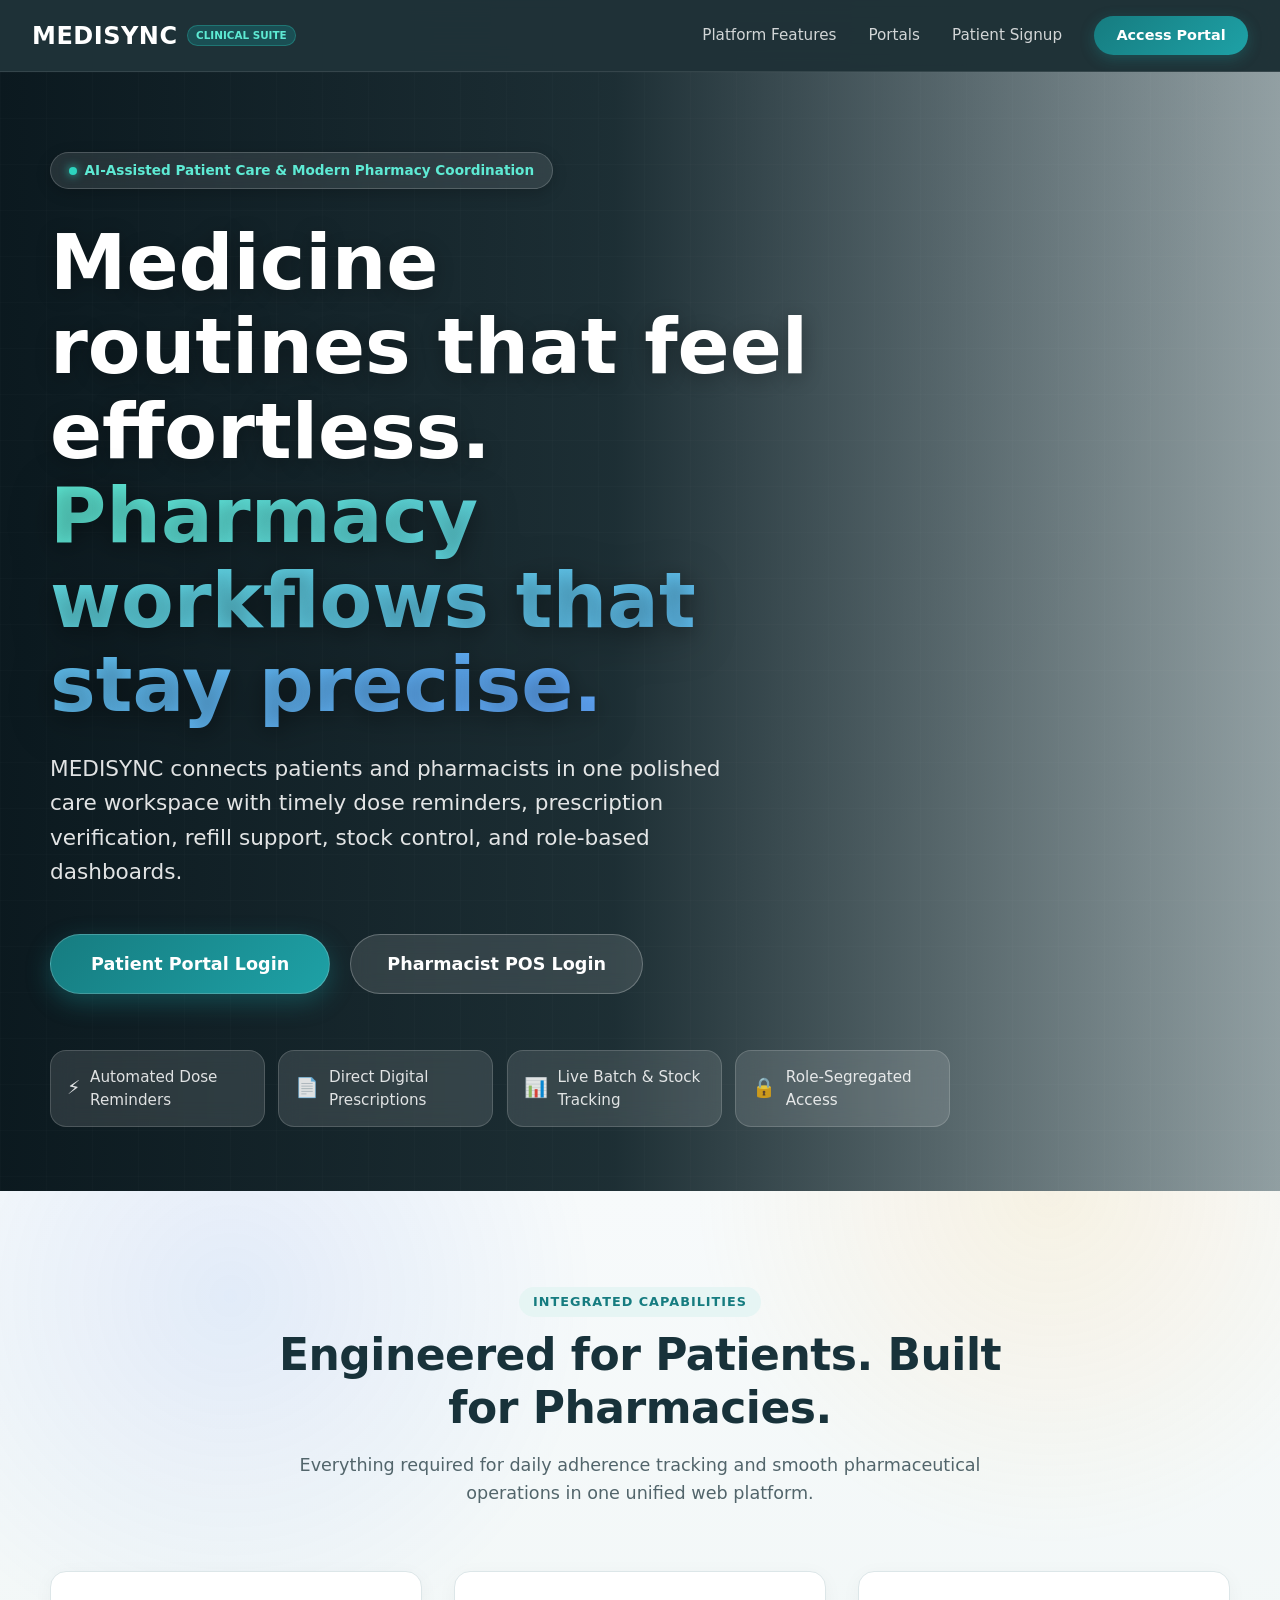
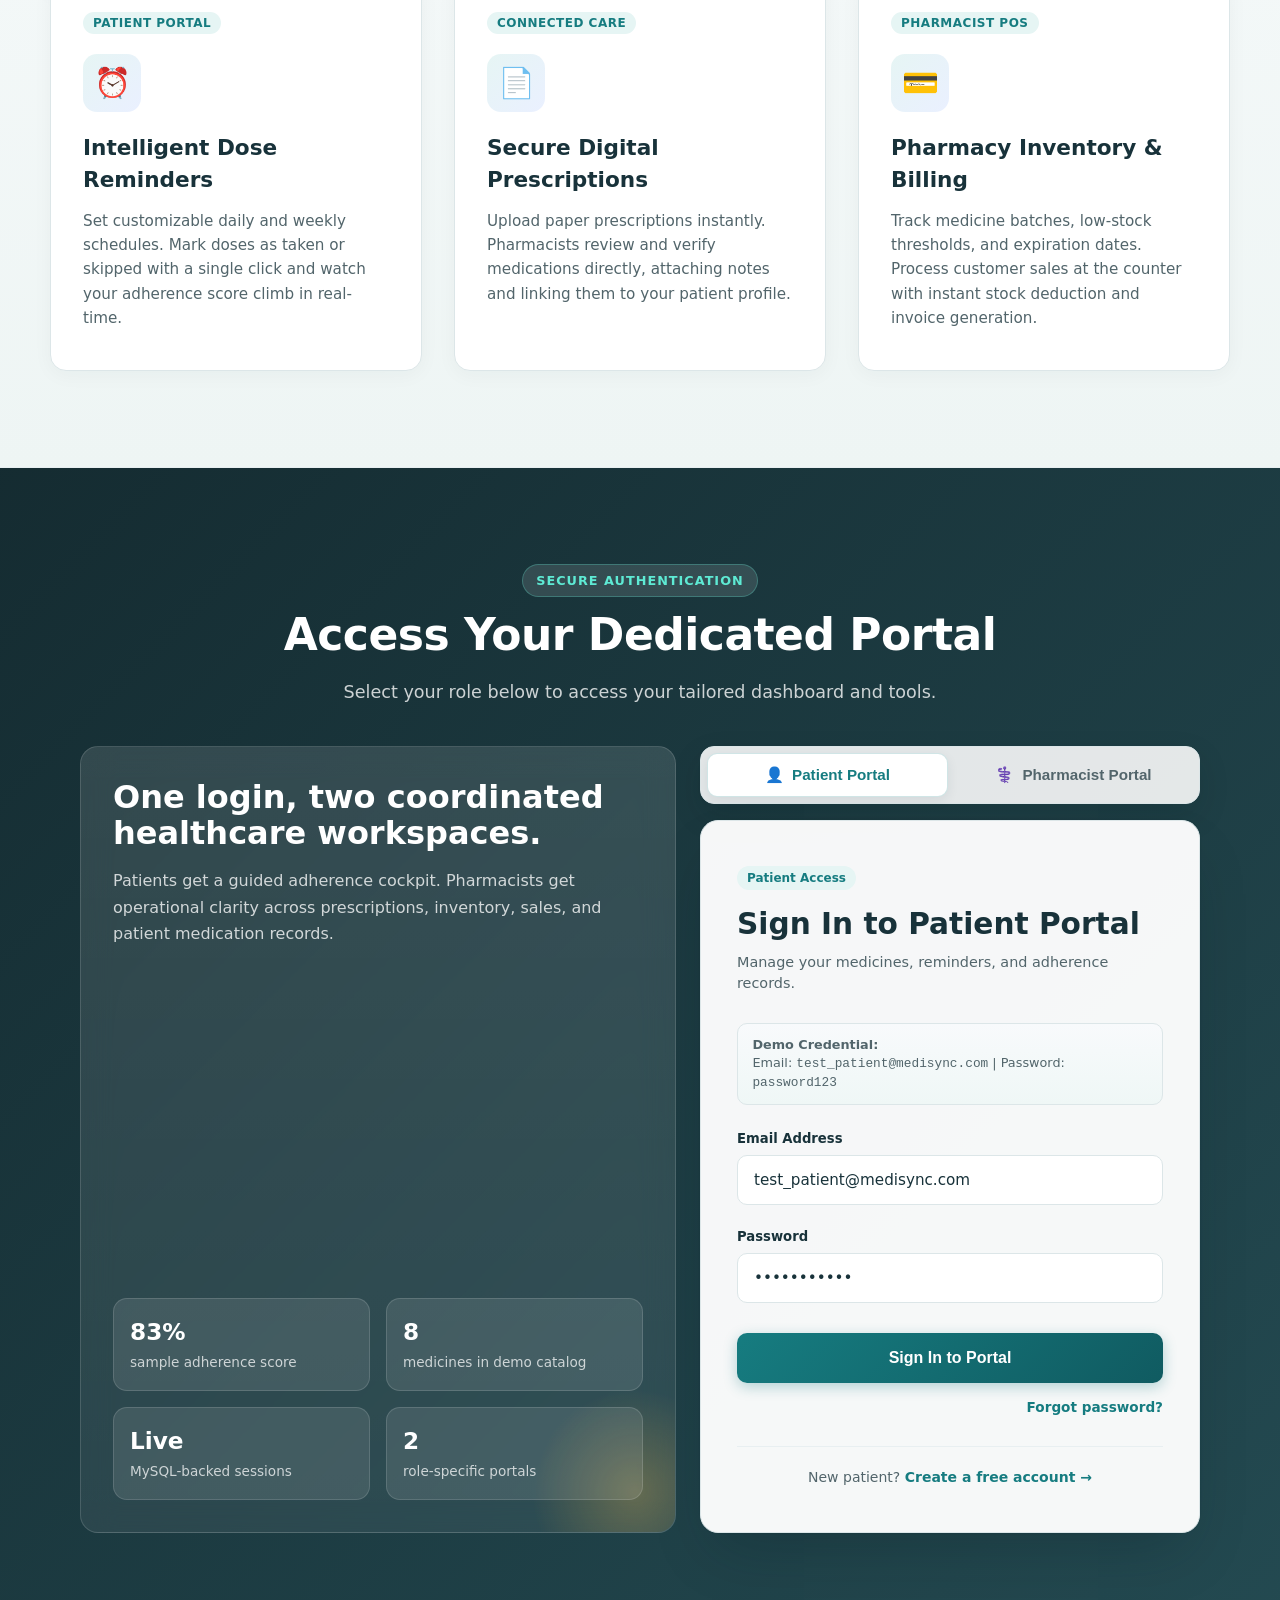
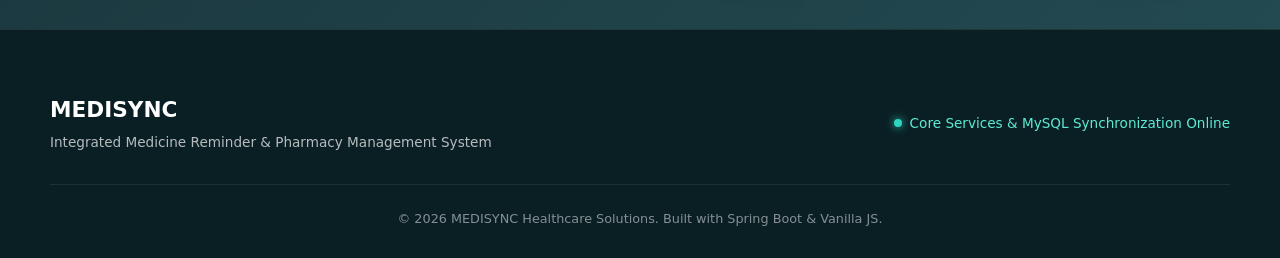
<file: frontend/index.html>
<!DOCTYPE html>
<html lang="en">
<head>
    <meta charset="UTF-8">
    <meta name="viewport" content="width=device-width, initial-scale=1.0">
    <title>MEDISYNC - Intelligent Care & Modern Pharmacy Management</title>
    <link rel="icon" type="image/svg+xml" href="favicon.svg">
    <link rel="stylesheet" href="css/global.css?v=modal-scroll-20260927">
    <style>
        /* Modern Design System Tokens */
        :root {
            --brand-primary: #167C80;
            --brand-primary-dark: #105B61;
            --brand-secondary: #2F6FED;
            --brand-accent: #F2B84B;
            --brand-dark: #0F2D34;
            --brand-surface: #FFFFFF;
            --brand-bg: #F5F8FA;
        }

        /* Sleek Sticky Navbar */
        .landing-nav {
            position: sticky;
            top: 0;
            z-index: 1000;
            background: rgba(8, 28, 34, 0.9);
            backdrop-filter: blur(16px);
            -webkit-backdrop-filter: blur(16px);
            border-bottom: 1px solid rgba(255, 255, 255, 0.1);
            padding: 1rem 2rem;
            display: flex;
            justify-content: space-between;
            align-items: center;
        }

        .nav-logo {
            display: flex;
            align-items: center;
            gap: 0.6rem;
            text-decoration: none;
        }

        .nav-logo-text {
            font-size: 1.5rem;
            font-weight: 800;
            color: #FFFFFF;
            letter-spacing: 0.5px;
        }

        .nav-logo-badge {
            font-size: 0.65rem;
            background: rgba(22, 124, 128, 0.4);
            border: 1px solid rgba(45, 212, 191, 0.3);
            color: #5EEAD4;
            padding: 2px 8px;
            border-radius: 9999px;
            font-weight: 700;
            text-transform: uppercase;
        }

        .nav-menu {
            display: flex;
            align-items: center;
            gap: 2rem;
        }

        .nav-item {
            color: rgba(255, 255, 255, 0.8);
            font-size: 0.95rem;
            font-weight: 500;
            text-decoration: none;
            transition: all 0.2s ease;
        }

        .nav-item:hover {
            color: #5EEAD4;
        }

        .nav-cta {
            background: linear-gradient(135deg, var(--brand-primary), #1EA1A6);
            color: white !important;
            padding: 0.55rem 1.4rem;
            border-radius: 9999px;
            font-weight: 700;
            font-size: 0.9rem;
            box-shadow: 0 4px 14px rgba(22, 124, 128, 0.4);
            transition: all 0.25s ease;
        }

        .nav-cta:hover {
            transform: translateY(-2px);
            box-shadow: 0 6px 20px rgba(22, 124, 128, 0.5);
        }

        /* High-Impact Hero Section */
        .hero-section {
            min-height: 92vh;
            display: flex;
            flex-direction: column;
            align-items: flex-start;
            justify-content: center;
            text-align: left;
            padding: 5rem 1.5rem 4rem 1.5rem;
            position: relative;
            background:
                linear-gradient(90deg, rgba(4, 18, 24, 0.97) 0%, rgba(6, 25, 31, 0.9) 48%, rgba(8, 35, 42, 0.42) 100%),
                url('https://images.unsplash.com/photo-1584515933487-779824d29309?q=80&w=2200&auto=format&fit=crop') center right / cover no-repeat;
            color: white;
            overflow: hidden;
        }

        /* Subtle Background Grid Texture */
        .hero-section::before {
            content: '';
            position: absolute;
            inset: 0;
            background-image: linear-gradient(rgba(255, 255, 255, 0.08) 1px, transparent 1px), linear-gradient(90deg, rgba(255, 255, 255, 0.08) 1px, transparent 1px);
            background-size: 46px 46px;
            opacity: 0.18;
            pointer-events: none;
        }

        .hero-content {
            position: relative;
            z-index: 1;
            width: min(1180px, 100%);
            margin: 0 auto;
        }

        .hero-badge {
            display: inline-flex;
            align-items: center;
            gap: 0.5rem;
            padding: 0.45rem 1.1rem;
            background: rgba(255, 255, 255, 0.1);
            border: 1px solid rgba(255, 255, 255, 0.18);
            border-radius: 9999px;
            font-size: 0.85rem;
            font-weight: 600;
            color: #5EEAD4;
            margin-bottom: 2rem;
            backdrop-filter: blur(8px);
            box-shadow: 0 4px 15px rgba(0, 0, 0, 0.2);
            animation: fadeInDown 0.8s ease;
        }

        .hero-badge .pulse-dot {
            width: 8px;
            height: 8px;
            border-radius: 50%;
            background: #2DD4BF;
            box-shadow: 0 0 10px #2DD4BF;
            animation: pulse 2s infinite;
        }

        @keyframes pulse {
            0%, 100% { opacity: 1; transform: scale(1); }
            50% { opacity: 0.5; transform: scale(1.2); }
        }

        .hero-title {
            font-size: clamp(2.8rem, 6vw, 5rem);
            font-weight: 850;
            line-height: 1.1;
            letter-spacing: 0;
            margin-bottom: 1.5rem;
            max-width: 760px;
            color: #FFFFFF;
            text-shadow: 0 4px 20px rgba(0,0,0,0.3);
            animation: fadeInUp 0.8s ease;
        }

        .hero-highlight {
            background: linear-gradient(135deg, #5EEAD4 0%, #60A5FA 100%);
            -webkit-background-clip: text;
            -webkit-text-fill-color: transparent;
            filter: drop-shadow(0 8px 22px rgba(0, 0, 0, 0.28));
        }

        .hero-desc {
            font-size: clamp(1.1rem, 2vw, 1.35rem);
            color: rgba(255, 255, 255, 0.88);
            max-width: 680px;
            line-height: 1.6;
            margin-bottom: 2.75rem;
            font-weight: 400;
            animation: fadeInUp 1s ease;
        }

        .hero-actions {
            display: flex;
            flex-wrap: wrap;
            gap: 1.25rem;
            justify-content: flex-start;
            margin-bottom: 3.5rem;
            animation: fadeInUp 1.2s ease;
        }

        .btn-hero-primary {
            background: linear-gradient(135deg, var(--brand-primary), #1EA1A6);
            color: white;
            font-weight: 700;
            font-size: 1.1rem;
            padding: 1rem 2.5rem;
            border-radius: 9999px;
            text-decoration: none;
            box-shadow: 0 8px 24px rgba(22, 124, 128, 0.45);
            transition: all 0.3s ease;
            border: 1px solid rgba(255, 255, 255, 0.2);
        }

        .btn-hero-primary:hover {
            transform: translateY(-3px);
            box-shadow: 0 12px 30px rgba(22, 124, 128, 0.6);
            color: white;
        }

        .btn-hero-secondary {
            background: rgba(255, 255, 255, 0.12);
            color: white;
            font-weight: 700;
            font-size: 1.1rem;
            padding: 1rem 2.25rem;
            border-radius: 9999px;
            text-decoration: none;
            backdrop-filter: blur(10px);
            border: 1px solid rgba(255, 255, 255, 0.25);
            transition: all 0.3s ease;
        }

        .btn-hero-secondary:hover {
            background: rgba(255, 255, 255, 0.22);
            transform: translateY(-3px);
            color: white;
        }

        /* Metric Highlights Strip */
        .hero-stats {
            display: grid;
            grid-template-columns: repeat(4, minmax(150px, 1fr));
            gap: 0.85rem;
            max-width: 900px;
            width: 100%;
        }

        .stat-item {
            display: flex;
            align-items: center;
            gap: 0.6rem;
            font-size: 0.95rem;
            color: rgba(255, 255, 255, 0.85);
            font-weight: 500;
            background: rgba(255, 255, 255, 0.12);
            border: 1px solid rgba(255, 255, 255, 0.16);
            border-radius: 16px;
            padding: 0.9rem 1rem;
            backdrop-filter: blur(12px);
        }

        .stat-icon {
            font-size: 1.2rem;
        }

        /* Features Section */
        .section-features {
            padding: 6rem 1.5rem;
            background:
                radial-gradient(circle at 18% 12%, rgba(47, 111, 237, 0.1), transparent 28%),
                radial-gradient(circle at 82% 0%, rgba(242, 184, 75, 0.13), transparent 26%),
                linear-gradient(180deg, #F7FAFB 0%, #EEF5F4 100%);
            position: relative;
        }

        .section-header {
            text-align: center;
            max-width: 750px;
            margin: 0 auto 4rem auto;
        }

        .section-badge {
            font-size: 0.8rem;
            font-weight: 700;
            text-transform: uppercase;
            letter-spacing: 1px;
            color: var(--brand-primary);
            background: var(--primary-soft);
            padding: 0.35rem 0.85rem;
            border-radius: 9999px;
            display: inline-block;
            margin-bottom: 0.75rem;
        }

        .section-title {
            font-size: clamp(2rem, 4vw, 2.75rem);
            font-weight: 800;
            color: var(--text-primary);
            letter-spacing: -0.5px;
            line-height: 1.2;
            margin-bottom: 1rem;
        }

        .section-desc {
            font-size: 1.1rem;
            color: var(--text-secondary);
            line-height: 1.6;
        }

        .features-grid {
            display: grid;
            grid-template-columns: repeat(auto-fit, minmax(320px, 1fr));
            gap: 2rem;
            max-width: 1180px;
            margin: 0 auto;
        }

        .feature-card {
            background: #FFFFFF;
            border: 1px solid var(--border-default);
            border-radius: 16px;
            padding: 2.5rem 2rem;
            transition: all 0.3s cubic-bezier(0.16, 1, 0.3, 1);
            position: relative;
            box-shadow: 0 4px 20px rgba(24, 50, 58, 0.04);
            display: flex;
            flex-direction: column;
            text-align: left;
        }

        .feature-card:hover {
            transform: translateY(-8px);
            box-shadow: 0 20px 40px -10px rgba(22, 124, 128, 0.15);
            border-color: rgba(22, 124, 128, 0.4);
        }

        .feature-tag {
            font-size: 0.75rem;
            font-weight: 700;
            text-transform: uppercase;
            letter-spacing: 0.5px;
            color: var(--brand-primary);
            background: var(--primary-soft);
            padding: 2px 10px;
            border-radius: 9999px;
            width: fit-content;
            margin-bottom: 1.25rem;
        }

        .feature-icon-wrapper {
            width: 58px;
            height: 58px;
            border-radius: 14px;
            background: linear-gradient(135deg, var(--primary-soft), #EAF0FF);
            display: flex;
            align-items: center;
            justify-content: center;
            font-size: 1.85rem;
            margin-bottom: 1.25rem;
        }

        .feature-card h3 {
            font-size: 1.35rem;
            font-weight: 700;
            color: var(--text-primary);
            margin-bottom: 0.75rem;
        }

        .feature-card p {
            font-size: 0.95rem;
            color: var(--text-secondary);
            line-height: 1.6;
            flex: 1;
        }

        /* Unified Portal / Login Section */
        .section-portal {
            padding: 6rem 1.5rem;
            background:
                linear-gradient(135deg, rgba(7, 31, 37, 0.94), rgba(18, 59, 67, 0.92)),
                url('https://images.unsplash.com/photo-1587854692152-cbe660dbde88?q=80&w=1800&auto=format&fit=crop') center / cover no-repeat;
            border-top: 1px solid var(--border-divider);
        }

        .section-portal .section-title,
        .section-portal .section-desc {
            color: #FFFFFF;
        }

        .section-portal .section-desc {
            color: rgba(255, 255, 255, 0.78);
        }

        .section-portal .section-badge {
            background: rgba(255, 255, 255, 0.12);
            color: #5EEAD4;
            border: 1px solid rgba(94, 234, 212, 0.28);
        }

        .portal-card-container {
            max-width: 1120px;
            margin: 0 auto;
            display: grid;
            grid-template-columns: minmax(0, 1fr) minmax(380px, 500px);
            gap: 1.5rem;
            align-items: stretch;
        }

        .portal-proof-panel {
            border: 1px solid rgba(255, 255, 255, 0.14);
            border-radius: 18px;
            padding: 2rem;
            background:
                linear-gradient(180deg, rgba(255, 255, 255, 0.12), rgba(255, 255, 255, 0.07));
            backdrop-filter: blur(16px);
            color: white;
            min-height: 100%;
            display: flex;
            flex-direction: column;
            justify-content: space-between;
            overflow: hidden;
            position: relative;
        }

        .portal-proof-panel::after {
            content: '';
            position: absolute;
            width: 220px;
            height: 220px;
            right: -70px;
            bottom: -70px;
            background: radial-gradient(circle, rgba(242, 184, 75, 0.28), transparent 66%);
        }

        .portal-proof-title {
            font-size: 2rem;
            line-height: 1.15;
            max-width: 500px;
            color: white;
            margin-bottom: 1rem;
        }

        .portal-proof-text {
            max-width: 540px;
            color: rgba(255, 255, 255, 0.78);
            line-height: 1.65;
        }

        .portal-proof-grid {
            display: grid;
            grid-template-columns: repeat(2, minmax(0, 1fr));
            gap: 1rem;
            margin-top: 2rem;
            position: relative;
            z-index: 1;
        }

        .proof-metric {
            background: rgba(255, 255, 255, 0.1);
            border: 1px solid rgba(255, 255, 255, 0.14);
            border-radius: 14px;
            padding: 1rem;
        }

        .proof-metric strong {
            display: block;
            font-size: 1.45rem;
            color: white;
        }

        .proof-metric span {
            font-size: 0.85rem;
            color: rgba(255, 255, 255, 0.74);
        }

        .portal-login-pane {
            min-width: 0;
        }

        /* Segmented Portal Role Toggle */
        .portal-switcher {
            display: flex;
            background: rgba(255, 255, 255, 0.88);
            padding: 6px;
            border-radius: 14px;
            border: 1px solid var(--border-default);
            margin-bottom: 1rem;
            gap: 6px;
            box-shadow: 0 12px 30px rgba(8, 28, 34, 0.13);
        }

        .switch-option {
            flex: 1;
            padding: 0.75rem 1rem;
            border-radius: 10px;
            border: none;
            background: transparent;
            font-size: 0.95rem;
            font-weight: 700;
            color: var(--text-secondary);
            cursor: pointer;
            transition: all 0.25s ease;
            display: flex;
            align-items: center;
            justify-content: center;
            gap: 0.5rem;
        }

        .switch-option.active-patient {
            background: #FFFFFF;
            color: var(--brand-primary);
            box-shadow: 0 4px 12px rgba(24, 50, 58, 0.08);
            border: 1px solid rgba(22, 124, 128, 0.2);
        }

        .switch-option.active-pharmacist {
            background: #FFFFFF;
            color: #168A5A;
            box-shadow: 0 4px 12px rgba(22, 138, 90, 0.12);
            border: 1px solid rgba(22, 138, 90, 0.25);
        }

        /* Glassmorphism Login Card */
        .auth-card {
            background: rgba(255, 255, 255, 0.96);
            border: 1.5px solid var(--border-default);
            border-radius: 18px;
            padding: 2.75rem 2.25rem;
            box-shadow:
                0 28px 56px -18px rgba(8, 28, 34, 0.26),
                0 0 1px 1px rgba(24, 50, 58, 0.04);
            transition: all 0.4s ease;
        }

        .auth-card.pharmacist-active {
            border-color: #168A5A;
            box-shadow: 0 20px 40px -15px rgba(22, 138, 90, 0.15);
        }

        .portal-header-badge {
            font-size: 0.75rem;
            font-weight: 700;
            padding: 3px 10px;
            border-radius: 9999px;
            display: inline-block;
            margin-bottom: 0.75rem;
        }

        .patient-theme .portal-header-badge {
            background: var(--primary-soft);
            color: var(--brand-primary);
        }

        .pharmacist-theme .portal-header-badge {
            background: #E8F7EF;
            color: #168A5A;
        }

        .portal-title {
            font-size: 1.85rem;
            font-weight: 800;
            color: var(--text-primary);
            margin-bottom: 0.35rem;
        }

        .portal-subtitle {
            font-size: 0.9rem;
            color: var(--text-secondary);
            margin-bottom: 1.75rem;
        }

        /* Form Controls */
        .portal-form-group {
            margin-bottom: 1.35rem;
            text-align: left;
        }

        .portal-form-group label {
            display: block;
            font-size: 0.825rem;
            font-weight: 600;
            color: var(--text-primary);
            margin-bottom: 0.4rem;
        }

        .portal-form-group input {
            width: 100%;
            padding: 0.95rem 1rem;
            font-size: 0.95rem;
            border: 1.5px solid var(--border-default);
            border-radius: 10px;
            background: #FFFFFF;
            color: var(--text-primary);
            transition: all 0.2s ease;
            box-sizing: border-box;
            font-family: inherit;
        }

        .portal-form-group input:focus {
            outline: none;
            border-color: var(--brand-primary);
            box-shadow: 0 0 0 3px rgba(22, 124, 128, 0.15);
        }

        .pharmacist-active .portal-form-group input:focus {
            border-color: #168A5A;
            box-shadow: 0 0 0 3px rgba(22, 138, 90, 0.15);
        }

        .btn-portal-submit {
            width: 100%;
            padding: 1rem;
            font-size: 1rem;
            font-weight: 700;
            color: white;
            background: linear-gradient(135deg, var(--brand-primary), var(--brand-primary-dark));
            border: none;
            border-radius: 10px;
            cursor: pointer;
            transition: all 0.25s ease;
            box-shadow: 0 4px 14px rgba(22, 124, 128, 0.3);
            margin-top: 0.5rem;
        }

        .pharmacist-active .btn-portal-submit {
            background: linear-gradient(135deg, #168A5A, #0E6842);
            box-shadow: 0 4px 14px rgba(22, 138, 90, 0.35);
        }

        .btn-portal-submit:hover {
            transform: translateY(-2px);
            box-shadow: 0 6px 20px rgba(22, 124, 128, 0.4);
        }

        .btn-portal-submit:disabled {
            opacity: 0.75;
            cursor: not-allowed;
            transform: none;
        }

        .portal-register-prompt {
            margin-top: 1.75rem;
            padding-top: 1.25rem;
            border-top: 1px solid var(--border-divider);
            text-align: center;
            font-size: 0.875rem;
            color: var(--text-secondary);
        }

        .portal-register-prompt a {
            color: var(--brand-primary);
            font-weight: 700;
            text-decoration: none;
        }

        .portal-register-prompt a:hover {
            text-decoration: underline;
        }

        .portal-auth-links {
            margin-top: 0.9rem;
            text-align: right;
            font-size: 0.85rem;
        }

        .portal-auth-links a {
            color: var(--brand-primary);
            font-weight: 800;
            text-decoration: none;
        }

        .portal-auth-links a:hover {
            text-decoration: underline;
        }

        /* Demo Helper Pill */
        .demo-credentials-pill {
            background: linear-gradient(180deg, #F8FAFC, #EFF7F6);
            border: 1px solid var(--border-default);
            padding: 0.75rem 0.9rem;
            border-radius: 10px;
            font-size: 0.8rem;
            color: var(--text-secondary);
            margin-bottom: 1.5rem;
            text-align: left;
            line-height: 1.4;
        }

        /* Footer */
        .landing-footer {
            background: #0A1F24;
            color: rgba(255, 255, 255, 0.7);
            padding: 4rem 1.5rem 2rem 1.5rem;
            border-top: 1px solid rgba(255, 255, 255, 0.1);
        }

        .footer-container {
            max-width: 1180px;
            margin: 0 auto;
            display: flex;
            flex-wrap: wrap;
            justify-content: space-between;
            align-items: center;
            gap: 2rem;
            padding-bottom: 2rem;
            border-bottom: 1px solid rgba(255, 255, 255, 0.08);
        }

        .footer-brand {
            font-size: 1.35rem;
            font-weight: 800;
            color: #FFFFFF;
        }

        .footer-status {
            display: flex;
            align-items: center;
            gap: 0.5rem;
            font-size: 0.85rem;
            color: #5EEAD4;
        }

        .status-indicator {
            width: 8px;
            height: 8px;
            border-radius: 50%;
            background: #2DD4BF;
            box-shadow: 0 0 8px #2DD4BF;
        }

        .footer-bottom {
            max-width: 1180px;
            margin: 1.5rem auto 0 auto;
            text-align: center;
            font-size: 0.8rem;
            color: rgba(255, 255, 255, 0.5);
        }

        @keyframes fadeInDown {
            from { opacity: 0; transform: translateY(-20px); }
            to { opacity: 1; transform: translateY(0); }
        }

        @keyframes fadeInUp {
            from { opacity: 0; transform: translateY(20px); }
            to { opacity: 1; transform: translateY(0); }
        }

        @media (max-width: 900px) {
            .landing-nav {
                align-items: flex-start;
                flex-direction: column;
                gap: 0.9rem;
                padding: 0.9rem 1rem;
            }

            .nav-logo {
                width: 100%;
                justify-content: space-between;
            }

            .nav-menu {
                width: 100%;
                display: grid;
                grid-template-columns: repeat(2, minmax(0, 1fr));
                gap: 0.9rem;
            }

            .nav-item,
            .nav-cta {
                min-width: 0;
                text-align: center;
                font-size: 0.84rem;
                padding: 0.55rem 0.65rem;
            }

            .nav-item {
                background: rgba(255, 255, 255, 0.08);
                border: 1px solid rgba(255, 255, 255, 0.1);
                border-radius: 9999px;
            }

            .hero-stats,
            .portal-card-container {
                grid-template-columns: 1fr;
            }

            .hero-section {
                text-align: left;
                min-height: auto;
                padding-top: 5rem;
                background:
                    linear-gradient(90deg, rgba(6, 25, 31, 0.94), rgba(8, 35, 42, 0.82)),
                    url('https://images.unsplash.com/photo-1584515933487-779824d29309?q=80&w=1600&auto=format&fit=crop') center / cover no-repeat;
            }

            .hero-title {
                font-size: clamp(2.7rem, 14vw, 4rem);
            }

            .hero-actions {
                margin-bottom: 2rem;
            }
        }
    </style>
</head>
<body class="landing-page">

    <!-- Sticky Navigation Bar -->
    <nav class="landing-nav">
        <a href="index.html" class="nav-logo">
            <span class="nav-logo-text">MEDISYNC</span>
            <span class="nav-logo-badge">Clinical Suite</span>
        </a>
        <div class="nav-menu">
            <a href="#features" class="nav-item">Platform Features</a>
            <a href="#portal" class="nav-item">Portals</a>
            <a href="register.html" class="nav-item">Patient Signup</a>
            <a href="#portal" class="nav-cta">Access Portal</a>
        </div>
    </nav>

    <!-- High-Impact Hero Section -->
    <section class="hero-section">
        <div class="hero-content">
            <div class="hero-badge">
                <span class="pulse-dot"></span>
                <span>AI-Assisted Patient Care & Modern Pharmacy Coordination</span>
            </div>

            <h1 class="hero-title">
                Medicine routines that feel effortless. <br>
                <span class="hero-highlight">Pharmacy workflows that stay precise.</span>
            </h1>

            <p class="hero-desc">
                MEDISYNC connects patients and pharmacists in one polished care workspace with timely dose reminders, prescription verification, refill support, stock control, and role-based dashboards.
            </p>

            <div class="hero-actions">
                <a href="#portal" onclick="setPortalMode('PATIENT')" class="btn-hero-primary">
                    Patient Portal Login
                </a>
                <a href="#portal" onclick="setPortalMode('PHARMACIST')" class="btn-hero-secondary">
                    Pharmacist POS Login
                </a>
            </div>

            <div class="hero-stats">
                <div class="stat-item">
                    <span class="stat-icon">⚡</span>
                    <span>Automated Dose Reminders</span>
                </div>
                <div class="stat-item">
                    <span class="stat-icon">📄</span>
                    <span>Direct Digital Prescriptions</span>
                </div>
                <div class="stat-item">
                    <span class="stat-icon">📊</span>
                    <span>Live Batch & Stock Tracking</span>
                </div>
                <div class="stat-item">
                    <span class="stat-icon">🔒</span>
                    <span>Role-Segregated Access</span>
                </div>
            </div>
        </div>
    </section>

    <!-- Features Section -->
    <section id="features" class="section-features">
        <div class="section-header">
            <span class="section-badge">Integrated Capabilities</span>
            <h2 class="section-title">Engineered for Patients. Built for Pharmacies.</h2>
            <p class="section-desc">
                Everything required for daily adherence tracking and smooth pharmaceutical operations in one unified web platform.
            </p>
        </div>

        <div class="features-grid">
            <!-- Feature 1 -->
            <div class="feature-card">
                <span class="feature-tag">Patient Portal</span>
                <div class="feature-icon-wrapper">⏰</div>
                <h3>Intelligent Dose Reminders</h3>
                <p>
                    Set customizable daily and weekly schedules. Mark doses as taken or skipped with a single click and watch your adherence score climb in real-time.
                </p>
            </div>

            <!-- Feature 2 -->
            <div class="feature-card">
                <span class="feature-tag">Connected Care</span>
                <div class="feature-icon-wrapper">📄</div>
                <h3>Secure Digital Prescriptions</h3>
                <p>
                    Upload paper prescriptions instantly. Pharmacists review and verify medications directly, attaching notes and linking them to your patient profile.
                </p>
            </div>

            <!-- Feature 3 -->
            <div class="feature-card">
                <span class="feature-tag">Pharmacist POS</span>
                <div class="feature-icon-wrapper">💳</div>
                <h3>Pharmacy Inventory & Billing</h3>
                <p>
                    Track medicine batches, low-stock thresholds, and expiration dates. Process customer sales at the counter with instant stock deduction and invoice generation.
                </p>
            </div>
        </div>
    </section>

    <!-- Portal Section -->
    <section id="portal" class="section-portal">
        <div class="section-header" style="margin-bottom: 2.5rem;">
            <span class="section-badge">Secure Authentication</span>
            <h2 class="section-title">Access Your Dedicated Portal</h2>
            <p class="section-desc">
                Select your role below to access your tailored dashboard and tools.
            </p>
        </div>

        <div class="portal-card-container">
            <div class="portal-proof-panel">
                <div>
                    <h3 class="portal-proof-title">One login, two coordinated healthcare workspaces.</h3>
                    <p class="portal-proof-text">
                        Patients get a guided adherence cockpit. Pharmacists get operational clarity across prescriptions, inventory, sales, and patient medication records.
                    </p>
                </div>
                <div class="portal-proof-grid">
                    <div class="proof-metric">
                        <strong>83%</strong>
                        <span>sample adherence score</span>
                    </div>
                    <div class="proof-metric">
                        <strong>8</strong>
                        <span>medicines in demo catalog</span>
                    </div>
                    <div class="proof-metric">
                        <strong>Live</strong>
                        <span>MySQL-backed sessions</span>
                    </div>
                    <div class="proof-metric">
                        <strong>2</strong>
                        <span>role-specific portals</span>
                    </div>
                </div>
            </div>

            <div class="portal-login-pane">
                <!-- Segmented Switcher -->
                <div class="portal-switcher">
                    <button type="button" class="switch-option active-patient" id="btnSwitchPatient" onclick="setPortalMode('PATIENT')">
                        <span>👤</span> Patient Portal
                    </button>
                    <button type="button" class="switch-option" id="btnSwitchPharmacist" onclick="setPortalMode('PHARMACIST')">
                        <span>⚕️</span> Pharmacist Portal
                    </button>
                </div>

                <!-- Login Card -->
                <div class="auth-card patient-theme" id="portalAuthCard">
                    <div style="text-align: left;">
                        <span class="portal-header-badge" id="portalBadge">Patient Access</span>
                        <h3 class="portal-title" id="portalHeading">Sign In to Patient Portal</h3>
                        <p class="portal-subtitle" id="portalSub">Manage your medicines, reminders, and adherence records.</p>
                    </div>

                    <!-- Alert Box -->
                    <div id="login-alert" class="alert"></div>

                    <!-- Demo Credentials Helper -->
                    <div class="demo-credentials-pill" id="demoCredentialsHint">
                        <strong>Demo Credential:</strong> <br>
                        <span id="demoCredText">Email: <code>test_patient@medisync.com</code> | Password: <code>password123</code></span>
                    </div>

                    <form id="login-form">
                        <div class="portal-form-group">
                            <label for="email">Email Address</label>
                            <input type="email" id="email" name="email" required placeholder="name@example.com" value="test_patient@medisync.com">
                        </div>

                        <div class="portal-form-group">
                            <label for="password">Password</label>
                            <input type="password" id="password" name="password" required placeholder="Enter your password" value="password123">
                        </div>

                        <button type="submit" class="btn-portal-submit" id="loginBtnText">Sign In to Portal</button>
                    </form>

                    <div class="portal-auth-links">
                        <a href="forgot-password.html">Forgot password?</a>
                    </div>

                    <div class="portal-register-prompt" id="registerPrompt">
                        New patient? <a href="register.html">Create a free account →</a>
                    </div>
                </div>
            </div>
        </div>
    </section>

    <!-- Footer -->
    <footer class="landing-footer">
        <div class="footer-container">
            <div>
                <div class="footer-brand">MEDISYNC</div>
                <div style="font-size: 0.85rem; margin-top: 0.35rem;">Integrated Medicine Reminder & Pharmacy Management System</div>
            </div>
            <div class="footer-status">
                <span class="status-indicator"></span>
                <span>Core Services & MySQL Synchronization Online</span>
            </div>
        </div>
        <div class="footer-bottom">
            &copy; 2026 MEDISYNC Healthcare Solutions. Built with Spring Boot & Vanilla JS.
        </div>
    </footer>

    <script src="js/api.js?v=4"></script>
    <script>
        let currentRole = 'PATIENT';

        function setPortalMode(role) {
            currentRole = role;
            const card = document.getElementById('portalAuthCard');
            const btnPatient = document.getElementById('btnSwitchPatient');
            const btnPharmacist = document.getElementById('btnSwitchPharmacist');
            const badge = document.getElementById('portalBadge');
            const heading = document.getElementById('portalHeading');
            const sub = document.getElementById('portalSub');
            const regPrompt = document.getElementById('registerPrompt');
            const emailInput = document.getElementById('email');
            const passwordInput = document.getElementById('password');
            const demoCredText = document.getElementById('demoCredText');

            if (role === 'PHARMACIST') {
                btnPatient.className = 'switch-option';
                btnPharmacist.className = 'switch-option active-pharmacist';
                card.className = 'auth-card pharmacist-theme pharmacist-active';
                badge.textContent = 'Pharmacist Operations';
                heading.textContent = 'Sign In to Pharmacy POS';
                sub.textContent = 'Manage inventory, verify prescriptions, and process sales.';
                regPrompt.style.display = 'block';
                regPrompt.innerHTML = 'New pharmacist? <a href="register.html?role=pharmacist">Create verified pharmacy account →</a>';
                emailInput.value = 'pharmacist_real@medisync.com';
                passwordInput.value = 'password123';
                demoCredText.innerHTML = 'Email: <code>pharmacist_real@medisync.com</code> | Password: <code>password123</code>';
            } else {
                btnPatient.className = 'switch-option active-patient';
                btnPharmacist.className = 'switch-option';
                card.className = 'auth-card patient-theme';
                badge.textContent = 'Patient Access';
                heading.textContent = 'Sign In to Patient Portal';
                sub.textContent = 'Manage your medicines, reminders, and adherence records.';
                regPrompt.style.display = 'block';
                regPrompt.innerHTML = 'New patient? <a href="register.html">Create a free account →</a>';
                emailInput.value = 'test_patient@medisync.com';
                passwordInput.value = 'password123';
                demoCredText.innerHTML = 'Email: <code>test_patient@medisync.com</code> | Password: <code>password123</code>';
            }
        }

        // Login Submission Logic
        const loginForm = document.getElementById('login-form');
        loginForm.addEventListener('submit', async (e) => {
            e.preventDefault();
            const alertBox = document.getElementById('login-alert');
            alertBox.style.display = 'none';

            const email = document.getElementById('email').value;
            const password = document.getElementById('password').value;

            const submitBtn = document.getElementById('loginBtnText');
            const origText = submitBtn.innerText;
            submitBtn.innerText = 'Authenticating...';
            submitBtn.disabled = true;

            const res = await fetchApi('/auth/login', {
                method: 'POST',
                body: JSON.stringify({ email, password, rememberMe: false })
            });

            submitBtn.innerText = origText;
            submitBtn.disabled = false;

            if (res && res.success) {
                const role = res.data.role;
                if (role === 'PHARMACIST') {
                    window.location.href = 'pharmacist/dashboard.html';
                } else {
                    window.location.href = 'patient/dashboard.html';
                }
            } else {
                alertBox.textContent = res ? res.message : 'Login failed. Please check credentials.';
                alertBox.className = 'alert error';
                alertBox.style.display = 'block';
            }
        });

        // Auto-redirect if already logged in
        document.addEventListener('DOMContentLoaded', async () => {
            const res = await fetchApi('/auth/me');
            if (res && res.success) {
                const role = res.data.role;
                if (role === 'PHARMACIST') {
                    window.location.href = 'pharmacist/dashboard.html';
                } else {
                    window.location.href = 'patient/dashboard.html';
                }
            }
        });
    </script>
</body>
</html>
</file>
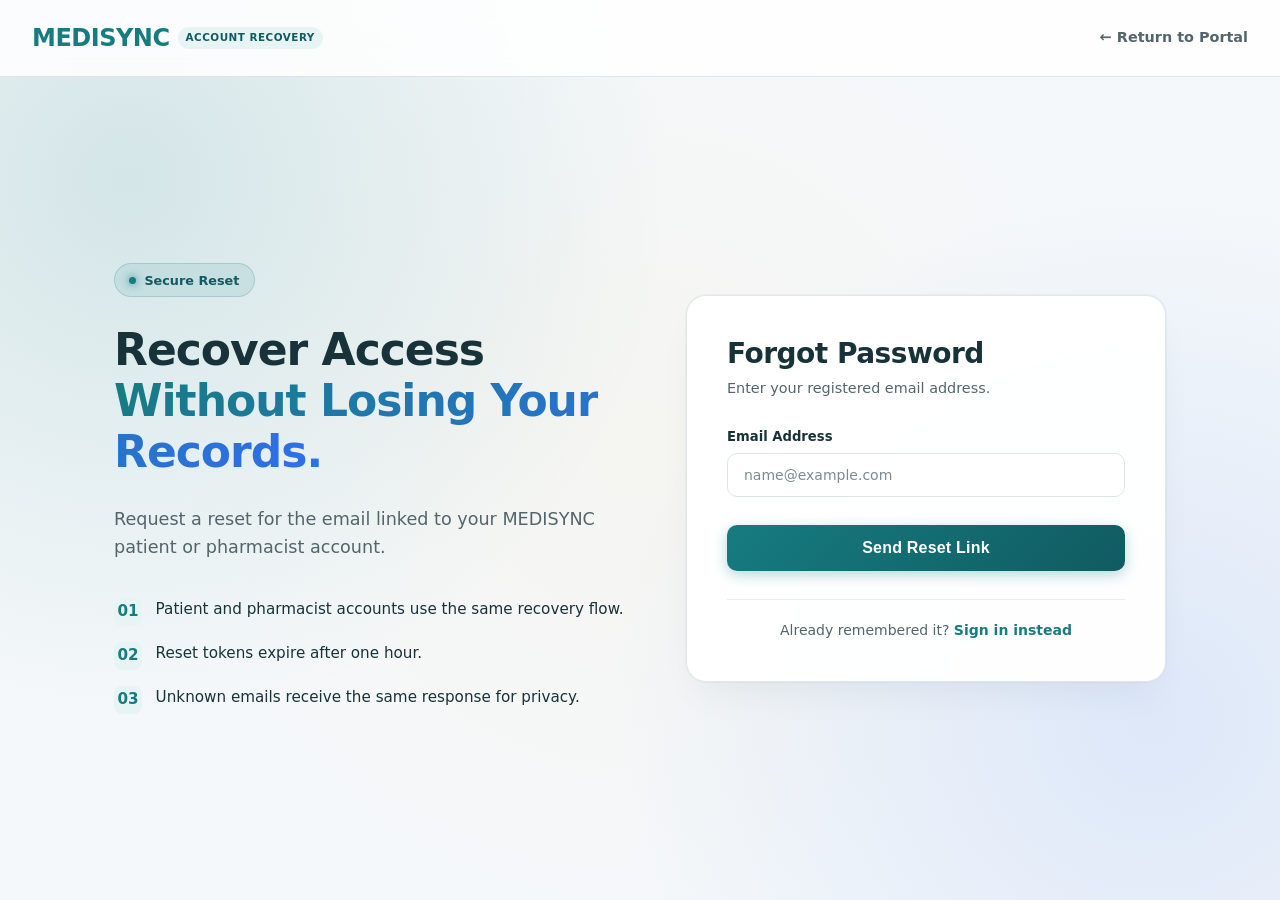
<file: frontend/forgot-password.html>
<!DOCTYPE html>
<html lang="en">
<head>
    <meta charset="UTF-8">
    <meta name="viewport" content="width=device-width, initial-scale=1.0">
    <title>MEDISYNC - Password Recovery</title>
    <link rel="icon" type="image/svg+xml" href="favicon.svg">
    <link rel="stylesheet" href="css/global.css?v=modal-scroll-20260927">
    <link rel="stylesheet" href="css/auth.css?v=password-recovery-20261003">
</head>
<body class="auth-page">
    <nav class="auth-nav">
        <a href="index.html#portal" class="brand">
            <span>MEDISYNC</span>
            <span class="brand-badge">Account Recovery</span>
        </a>
        <a href="index.html#portal" class="back-link">
            <span>&larr; Return to Portal</span>
        </a>
    </nav>

    <main class="auth-wrapper">
        <section class="auth-hero-col">
            <span class="hero-pill"><span class="dot"></span> Secure Reset</span>
            <h1>Recover Access <br><span class="gradient-text">Without Losing Your Records.</span></h1>
            <p class="hero-desc">Request a reset for the email linked to your MEDISYNC patient or pharmacist account.</p>
            <ul class="auth-perks">
                <li><span class="perk-icon">01</span><span>Patient and pharmacist accounts use the same recovery flow.</span></li>
                <li><span class="perk-icon">02</span><span>Reset tokens expire after one hour.</span></li>
                <li><span class="perk-icon">03</span><span>Unknown emails receive the same response for privacy.</span></li>
            </ul>
        </section>

        <section class="auth-form-card">
            <div class="form-header">
                <h2>Forgot Password</h2>
                <p>Enter your registered email address.</p>
            </div>

            <div id="forgot-alert" class="alert"></div>

            <form id="forgot-password-form">
                <div class="form-group">
                    <label for="forgotEmail">Email Address</label>
                    <input type="email" id="forgotEmail" name="email" required placeholder="name@example.com" autocomplete="email">
                </div>
                <button type="submit" class="btn-submit">Send Reset Link</button>
            </form>

            <div class="recovery-panel" id="demoResetPanel">
                <div class="recovery-panel-title">Local demo reset token</div>
                <div class="token-copy-row">
                    <code id="demoResetToken"></code>
                    <button type="button" class="btn-secondary" id="copyResetTokenBtn">Copy</button>
                </div>
                <div class="recovery-actions">
                    <a class="auth-inline-link" id="openResetPageLink" href="reset-password.html">Open reset page</a>
                    <span class="field-help">Visible only for localhost testing.</span>
                </div>
            </div>

            <div class="auth-card-footer">
                <p>Already remembered it? <a href="index.html#portal">Sign in instead</a></p>
            </div>
        </section>
    </main>

    <script src="js/api.js?v=4"></script>
    <script src="js/auth.js?v=password-recovery-20261003"></script>
</body>
</html>
</file>
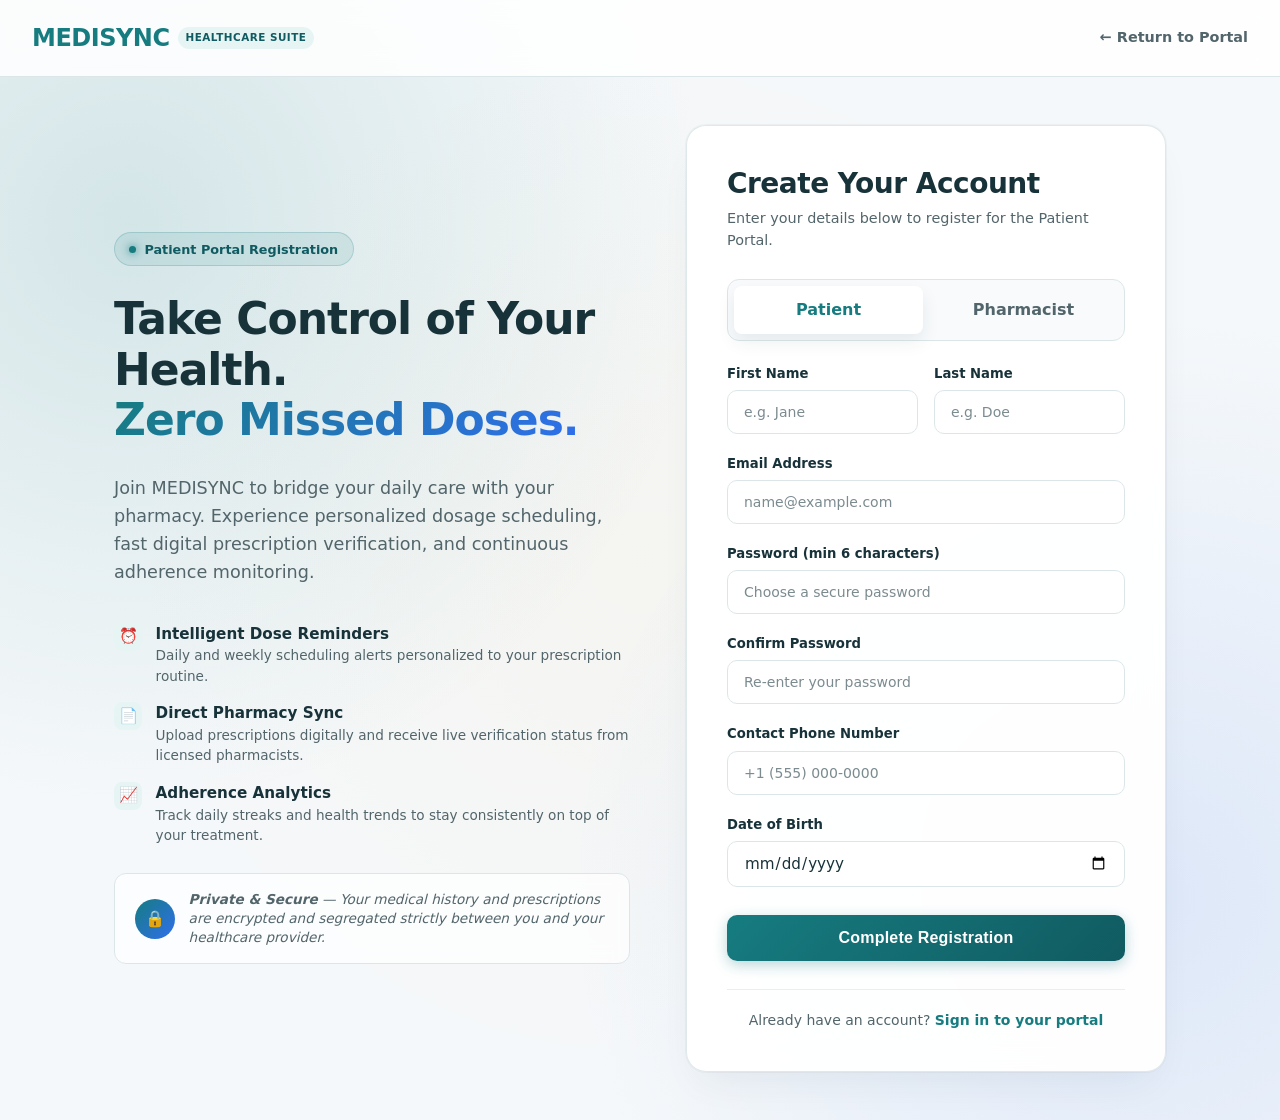
<file: frontend/register.html>
<!DOCTYPE html>
<html lang="en">
<head>
    <meta charset="UTF-8">
    <meta name="viewport" content="width=device-width, initial-scale=1.0">
    <title>MEDISYNC - Registration | Healthcare & Pharmacy Access</title>
    <link rel="icon" type="image/svg+xml" href="favicon.svg">
    <link rel="stylesheet" href="css/global.css?v=modal-scroll-20260927">
    <link rel="stylesheet" href="css/auth.css?v=pharmacist-signup-20260927">
</head>
<body class="auth-page">

    <!-- Top Navigation Bar -->
    <nav class="auth-nav">
        <a href="index.html" class="brand">
            <span>MEDISYNC</span>
            <span class="brand-badge">Healthcare Suite</span>
        </a>
        <a href="index.html" class="back-link">
            <span>← Return to Portal</span>
        </a>
    </nav>

    <!-- Main Content Container -->
    <div class="auth-wrapper">

        <!-- Left Brand & Value Proposition Column -->
        <div class="auth-hero-col">
            <div class="hero-pill">
                <span class="dot"></span>
                <span id="registerHeroPillText">Patient Portal Registration</span>
            </div>

            <h1 id="registerHeroTitle">
                Take Control of Your Health. <br>
                <span class="gradient-text">Zero Missed Doses.</span>
            </h1>

            <p class="hero-desc" id="registerHeroDesc">
                Join MEDISYNC to bridge your daily care with your pharmacy. Experience personalized dosage scheduling, fast digital prescription verification, and continuous adherence monitoring.
            </p>

            <ul class="auth-perks">
                <li>
                    <span class="perk-icon">⏰</span>
                    <div>
                        <strong>Intelligent Dose Reminders</strong>
                        <div style="font-size: 0.85rem; color: var(--text-secondary);">Daily and weekly scheduling alerts personalized to your prescription routine.</div>
                    </div>
                </li>
                <li>
                    <span class="perk-icon">📄</span>
                    <div>
                        <strong>Direct Pharmacy Sync</strong>
                        <div style="font-size: 0.85rem; color: var(--text-secondary);">Upload prescriptions digitally and receive live verification status from licensed pharmacists.</div>
                    </div>
                </li>
                <li>
                    <span class="perk-icon">📈</span>
                    <div>
                        <strong>Adherence Analytics</strong>
                        <div style="font-size: 0.85rem; color: var(--text-secondary);">Track daily streaks and health trends to stay consistently on top of your treatment.</div>
                    </div>
                </li>
            </ul>

            <div class="trust-card">
                <div class="trust-avatar">🔒</div>
                <div class="trust-quote">
                    <strong>Private & Secure</strong> — Your medical history and prescriptions are encrypted and segregated strictly between you and your healthcare provider.
                </div>
            </div>
        </div>

        <!-- Right Registration Form Card -->
        <div class="auth-form-card">
            <div class="form-header">
                <h2 id="registerFormTitle">Create Your Account</h2>
                <p id="registerFormSubtitle">Enter your details below to register for the Patient Portal.</p>
            </div>

            <!-- Feedback Alert Box -->
            <div id="register-alert" class="alert"></div>
            
            <form id="register-form">
                <input type="hidden" id="accountRole" value="PATIENT">

                <div class="auth-role-switcher" aria-label="Choose account type">
                    <button type="button" class="auth-role-option active" id="registerPatientOption" onclick="setRegisterRole('PATIENT')">
                        Patient
                    </button>
                    <button type="button" class="auth-role-option" id="registerPharmacistOption" onclick="setRegisterRole('PHARMACIST')">
                        Pharmacist
                    </button>
                </div>

                <div class="form-row">
                    <div class="form-group" style="flex: 1;">
                        <label for="firstName">First Name</label>
                        <input type="text" id="firstName" name="firstName" required placeholder="e.g. Jane">
                    </div>
                    <div class="form-group" style="flex: 1;">
                        <label for="lastName">Last Name</label>
                        <input type="text" id="lastName" name="lastName" required placeholder="e.g. Doe">
                    </div>
                </div>
                
                <div class="form-group">
                    <label for="email">Email Address</label>
                    <input type="email" id="email" name="email" required placeholder="name@example.com">
                </div>
                
                <div class="form-group">
                    <label for="password">Password (min 6 characters)</label>
                    <input type="password" id="password" name="password" required minlength="6" placeholder="Choose a secure password">
                </div>

                <div class="form-group">
                    <label for="confirmRegisterPassword">Confirm Password</label>
                    <input type="password" id="confirmRegisterPassword" name="confirmPassword" required minlength="6" placeholder="Re-enter your password">
                </div>
                
                <div class="form-group">
                    <label for="contactNumber">Contact Phone Number</label>
                    <input type="tel" id="contactNumber" name="contactNumber" placeholder="+1 (555) 000-0000">
                </div>
                
                <div class="form-group patient-only-field" id="dateOfBirthGroup">
                    <label for="dateOfBirth">Date of Birth</label>
                    <input type="date" id="dateOfBirth" name="dateOfBirth" required>
                </div>

                <div class="form-group pharmacist-only-field" id="licenseNumberGroup" style="display:none;">
                    <label for="licenseNumber">Pharmacist License Number</label>
                    <input type="text" id="licenseNumber" name="licenseNumber" placeholder="e.g. PH-KL-2026-0142">
                    <div class="field-help">Required for pharmacist accounts. This must be unique and will be verified before account creation.</div>
                </div>
                
                <button type="submit" class="btn-submit" id="registerSubmitBtn">Complete Registration</button>
            </form>
            
            <div class="auth-card-footer">
                <p>Already have an account? <a href="index.html#portal">Sign in to your portal</a></p>
            </div>
        </div>

    </div>

    <script src="js/api.js?v=4"></script>
    <script src="js/auth.js?v=password-confirm-20261003"></script>
</body>
</html>
</file>
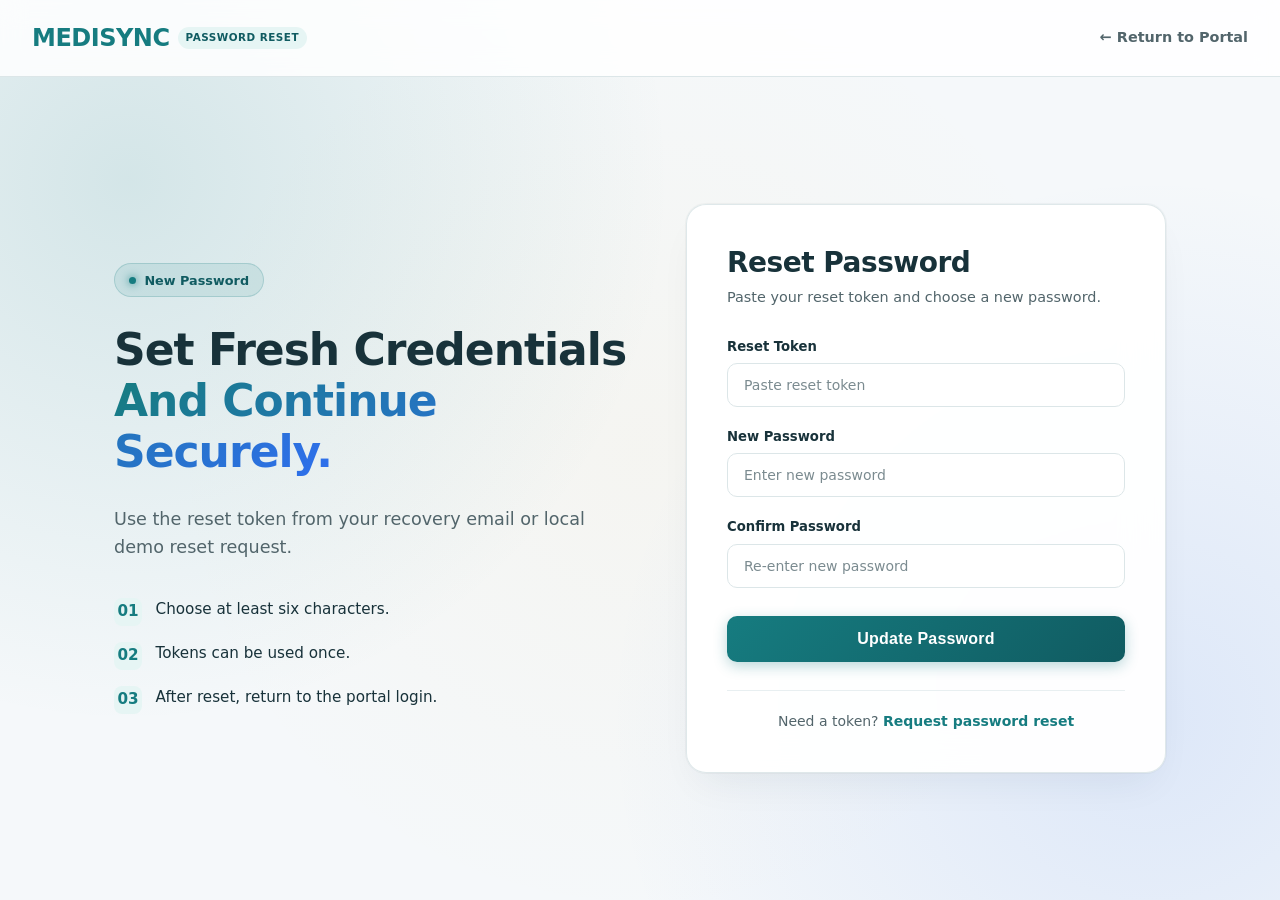
<file: frontend/reset-password.html>
<!DOCTYPE html>
<html lang="en">
<head>
    <meta charset="UTF-8">
    <meta name="viewport" content="width=device-width, initial-scale=1.0">
    <title>MEDISYNC - Reset Password</title>
    <link rel="icon" type="image/svg+xml" href="favicon.svg">
    <link rel="stylesheet" href="css/global.css?v=modal-scroll-20260927">
    <link rel="stylesheet" href="css/auth.css?v=password-recovery-20261003">
</head>
<body class="auth-page">
    <nav class="auth-nav">
        <a href="index.html#portal" class="brand">
            <span>MEDISYNC</span>
            <span class="brand-badge">Password Reset</span>
        </a>
        <a href="index.html#portal" class="back-link">
            <span>&larr; Return to Portal</span>
        </a>
    </nav>

    <main class="auth-wrapper">
        <section class="auth-hero-col">
            <span class="hero-pill"><span class="dot"></span> New Password</span>
            <h1>Set Fresh Credentials <br><span class="gradient-text">And Continue Securely.</span></h1>
            <p class="hero-desc">Use the reset token from your recovery email or local demo reset request.</p>
            <ul class="auth-perks">
                <li><span class="perk-icon">01</span><span>Choose at least six characters.</span></li>
                <li><span class="perk-icon">02</span><span>Tokens can be used once.</span></li>
                <li><span class="perk-icon">03</span><span>After reset, return to the portal login.</span></li>
            </ul>
        </section>

        <section class="auth-form-card">
            <div class="form-header">
                <h2>Reset Password</h2>
                <p>Paste your reset token and choose a new password.</p>
            </div>

            <div id="reset-alert" class="alert"></div>

            <form id="reset-password-form">
                <div class="form-group">
                    <label for="resetToken">Reset Token</label>
                    <input type="text" id="resetToken" name="token" required placeholder="Paste reset token" autocomplete="one-time-code">
                </div>
                <div class="form-group">
                    <label for="newPassword">New Password</label>
                    <input type="password" id="newPassword" name="newPassword" required minlength="6" placeholder="Enter new password" autocomplete="new-password">
                </div>
                <div class="form-group">
                    <label for="confirmPassword">Confirm Password</label>
                    <input type="password" id="confirmPassword" name="confirmPassword" required minlength="6" placeholder="Re-enter new password" autocomplete="new-password">
                </div>
                <button type="submit" class="btn-submit">Update Password</button>
            </form>

            <div class="auth-card-footer">
                <p>Need a token? <a href="forgot-password.html">Request password reset</a></p>
            </div>
        </section>
    </main>

    <script src="js/api.js?v=4"></script>
    <script src="js/auth.js?v=password-recovery-20261003"></script>
</body>
</html>
</file>
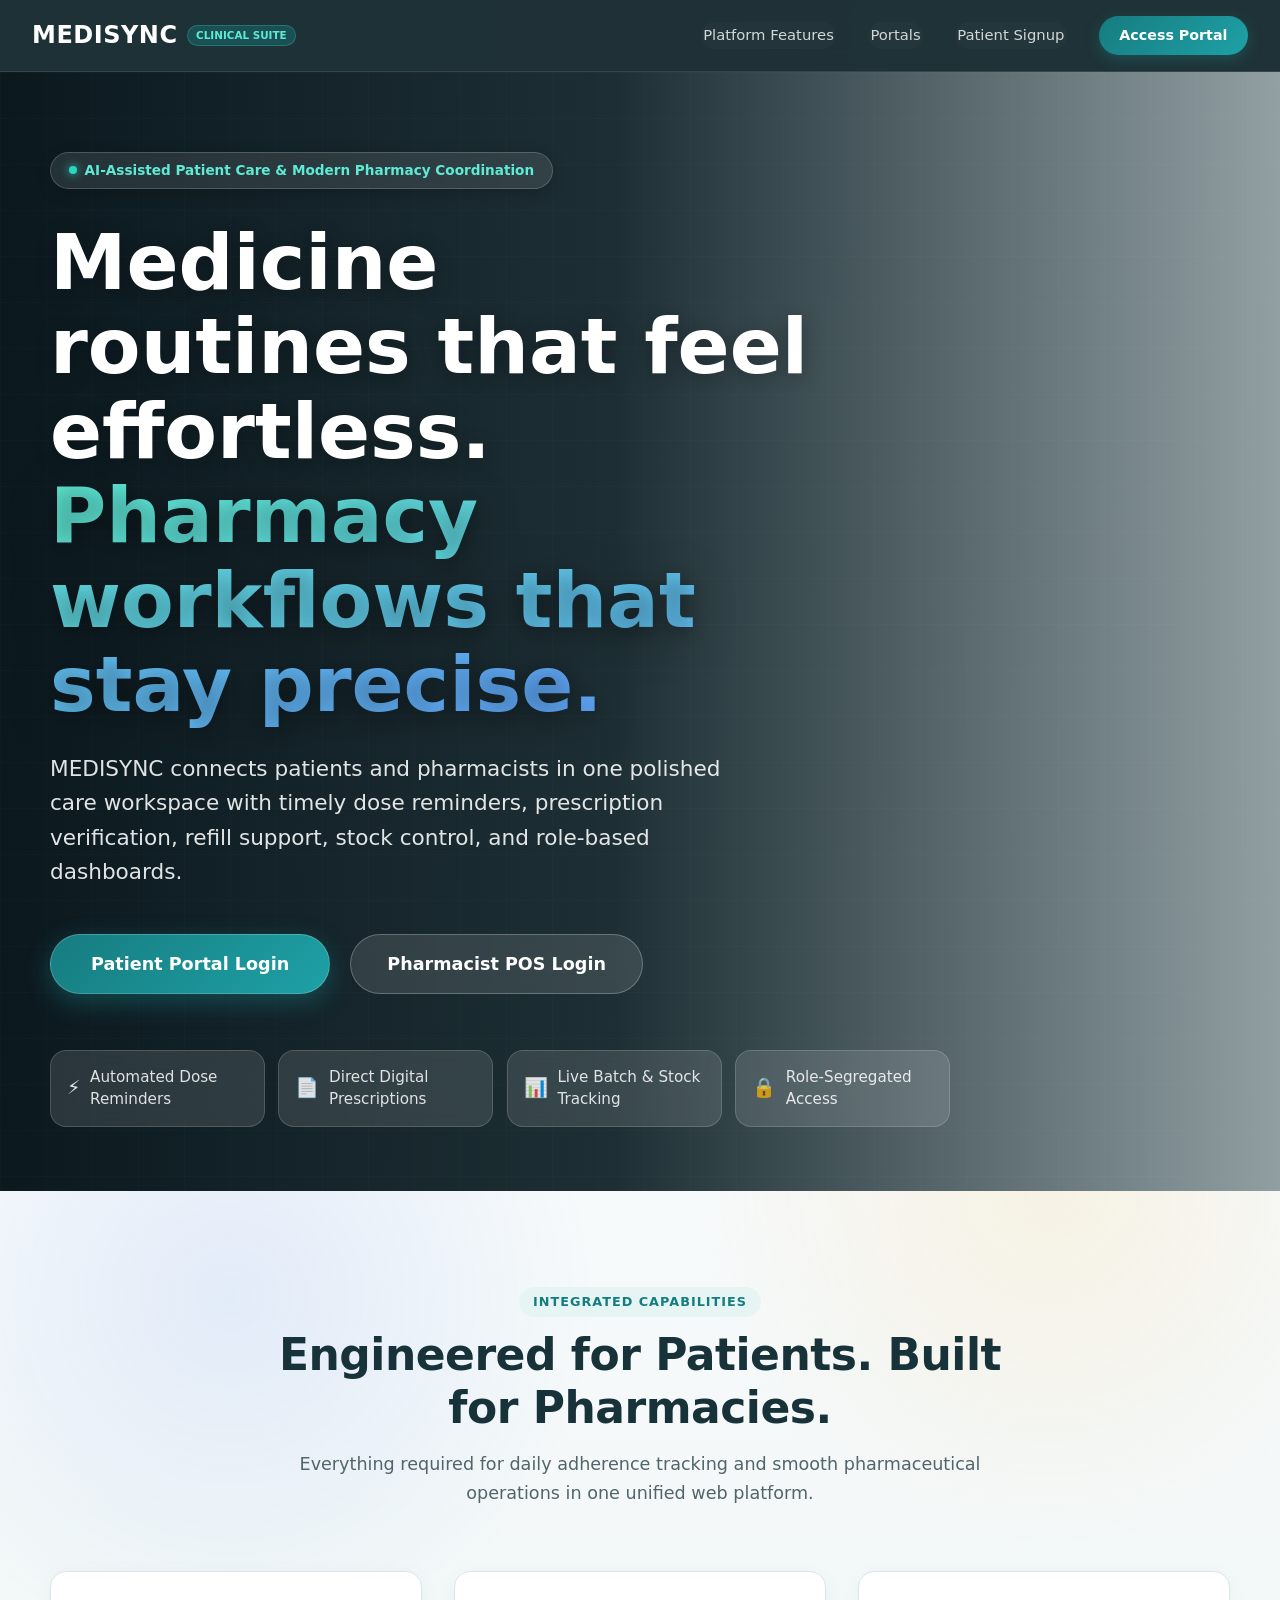
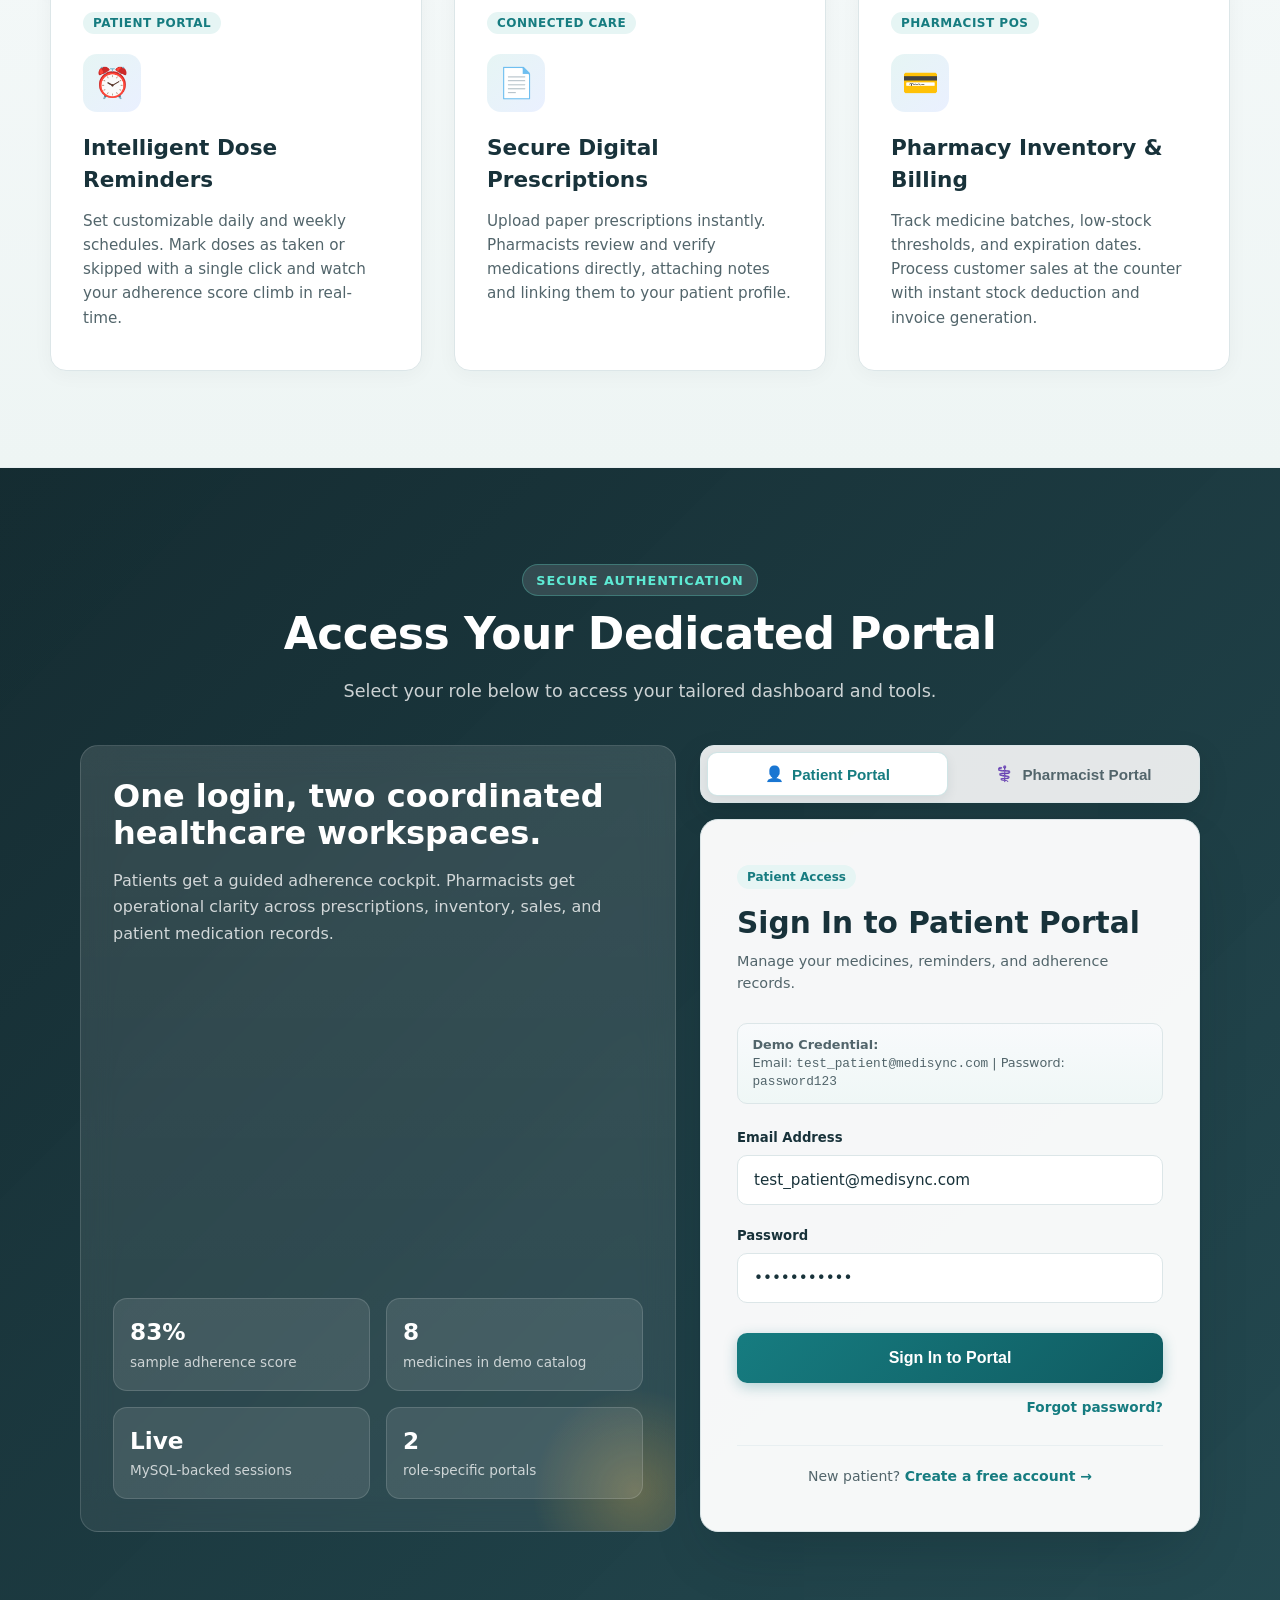
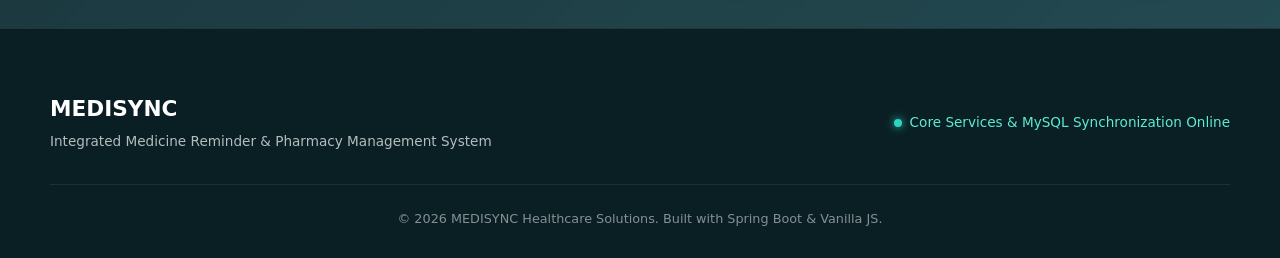
<file: frontend/patient/dashboard.html>
<!DOCTYPE html>
<html lang="en">
<head>
    <meta charset="UTF-8">
    <meta name="viewport" content="width=device-width, initial-scale=1.0">
    <title>MEDISYNC - Patient Portal</title>
    <link rel="icon" type="image/svg+xml" href="../favicon.svg">
    <link rel="stylesheet" href="../css/global.css?v=modal-scroll-20260927">
</head>
<body>
    <div class="app-container">
        <!-- Sidebar Navigation -->
        <aside class="sidebar">
            <div class="sidebar-header">
                MEDISYNC
            </div>
            <nav class="sidebar-nav" id="sidebarNav">
                <a href="#" class="sidebar-link active" data-target="view-dashboard">
                    <span class="icon">📊</span> Dashboard
                </a>
                <a href="#" class="sidebar-link" data-target="view-medicines">
                    <span class="icon">💊</span> My Medicines
                </a>
                <a href="#" class="sidebar-link" data-target="view-schedule">
                    <span class="icon">📅</span> Schedule & Food Timing
                </a>
                <a href="#" class="sidebar-link" data-target="view-interactions">
                    <span class="icon">🔬</span> Drug Safety & Conflicts
                </a>
                <a href="#" class="sidebar-link" data-target="view-prescriptions">
                    <span class="icon">📄</span> Prescriptions & Refills
                </a>
                <a href="#" class="sidebar-link" data-target="view-medical-id">
                    <span class="icon">🪪</span> Emergency Health Card
                </a>
                <a href="#" class="sidebar-link" data-target="view-notifications">
                    <span class="icon">🔔</span> Notifications
                </a>
            </nav>
            <div class="sidebar-footer">
                <a href="../index.html" class="portal-exit-link" id="back-home-btn">
                    <span class="icon">←</span>
                    <span>Portal Login</span>
                </a>
            </div>
        </aside>

        <!-- Main Workspace -->
        <main class="app-main">
            <!-- Top Header -->
            <header class="app-header">
                <div class="user-info">
                    <span id="user-greeting">Loading...</span>
                </div>
                <div class="header-actions">
                    <div class="profile-btn" onclick="document.getElementById('profileMenu').classList.toggle('active')">
                        👤
                    </div>
                    
                    <div class="profile-menu" id="profileMenu">
                        <div class="profile-menu-header">Manage Account</div>
                        <div class="profile-menu-item" onclick="document.getElementById('settingsModal').classList.add('active'); document.getElementById('profileMenu').classList.remove('active');">
                            <span>⚙️</span> Settings
                        </div>
                        <div class="profile-menu-item danger" id="logout-btn">
                            <span>🚪</span> Logout
                        </div>
                    </div>
                </div>
            </header>

            <div id="toast-container"></div>

            <!-- VIEW: DASHBOARD (Home) -->
            <section id="view-dashboard" class="view-section active">
                <div class="dashboard-grid" style="display: grid; grid-template-columns: 2fr 1fr; gap: 1.5rem;">
                    <!-- LEFT COLUMN -->
                    <div class="main-column" style="display: flex; flex-direction: column; gap: 1.5rem;">
                        <div class="card dashboard-hero">
                            <div>
                                <div class="dashboard-kicker">Patient Care Command Center</div>
                                <h2>Welcome back. Your care plan is synchronized.</h2>
                                <p>Track today’s doses, monitor adherence, upload prescriptions, and request refills from one secure MEDISYNC workspace.</p>
                                <div class="dashboard-hero-badges">
                                    <span class="hero-chip" id="care-adherence-chip">Adherence loading</span>
                                    <span class="hero-chip" id="care-medicine-chip">Medicines loading</span>
                                    <span class="hero-chip" id="care-prescription-chip">Prescriptions loading</span>
                                </div>
                            </div>
                            <div class="hero-next-dose">
                                <div class="label">Next priority</div>
                                <strong id="next-priority-name">Loading care plan</strong>
                                <span id="next-priority-instructions">Checking your medicines and reminders...</span>
                            </div>
                        </div>

                        <div class="metric-grid">
                            <div class="metric-card">
                                <div class="metric-label">Adherence</div>
                                <div class="metric-value" id="adherence-score">--%</div>
                                <div class="metric-note">Weekly medication completion</div>
                            </div>
                            <div class="metric-card">
                                <div class="metric-label">Active medicines</div>
                                <div class="metric-value" id="active-medicines-count">--</div>
                                <div class="metric-note" id="active-medicines-note">Loaded from your profile</div>
                            </div>
                            <div class="metric-card">
                                <div class="metric-label">Next refill</div>
                                <div class="metric-value" id="next-refill-value">--</div>
                                <div class="metric-note" id="next-refill-note">No refill estimate yet</div>
                            </div>
                        </div>

                        <div class="card">
                            <div class="section-toolbar">
                                <div>
                                    <h3>Quick Actions</h3>
                                    <p>Jump directly into common healthcare tasks.</p>
                                </div>
                            </div>
                            <div class="quick-actions-grid">
                                <button class="quick-action" onclick="document.querySelector('[data-target=&quot;view-prescriptions&quot;]').click()">
                                    <strong>Upload prescription</strong>
                                    <span>Send a document for pharmacist verification</span>
                                </button>
                                <button class="quick-action" onclick="document.querySelector('[data-target=&quot;view-interactions&quot;]').click()">
                                    <strong>Scan interaction</strong>
                                    <span>Check medication safety before taking</span>
                                </button>
                                <button class="quick-action" onclick="openRefillModal()">
                                    <strong>Request refill</strong>
                                    <span>Estimate price and queue a pharmacy refill</span>
                                </button>
                            </div>
                        </div>

                        <!-- Reminders are the most urgent -->
                        <div class="card">
                            <div class="section-toolbar">
                                <div>
                                    <h3>Action Required Today</h3>
                                    <p>Time, dosage, and food guidance for your next dose.</p>
                                </div>
                                <span class="clinical-badge badge-moderate-risk">Time & Food Guidelines</span>
                            </div>
                            <div id="reminders-content">
                                <div class="empty-state">
                                    <div class="icon">⚙️</div>
                                    <p>Loading your schedule...</p>
                                </div>
                            </div>
                        </div>
                    </div>

                    <!-- RIGHT COLUMN -->
                    <div class="sidebar-column" style="display: flex; flex-direction: column; gap: 1.5rem;">
                        <!-- Profile Snapshot -->
                        <div class="card">
                            <h3 style="margin-bottom: 1rem; color: var(--text-dark);">👤 Medical Profile</h3>
                            <div id="profile-content">
                                <div class="empty-state">
                                    <div class="icon">⚙️</div>
                                    <p>Loading profile...</p>
                                </div>
                            </div>
                            <div class="vitals-grid">
                                <div class="vital-item">
                                    <div class="vital-label">Allergies</div>
                                    <div class="vital-value" id="profile-allergies-value" style="font-size: 13px;">Not added</div>
                                </div>
                                <div class="vital-item">
                                    <div class="vital-label">Next Refill</div>
                                    <div class="vital-value" id="profile-next-refill-value" style="font-size: 13px; color: var(--primary-color);">No estimate</div>
                                </div>
                            </div>
                        </div>

                        <!-- Mini Adherence Widget -->
                        <div class="card">
                            <h3 style="margin-bottom: 0.5rem; color: var(--text-dark);">📈 Care Insights</h3>
                            <div class="vitals-grid">
                                <div class="vital-item">
                                    <div class="vital-label">Dose Pattern</div>
                                    <div class="vital-value" id="insight-dose-pattern" style="font-size: 13px;">No logs yet</div>
                                </div>
                                <div class="vital-item">
                                    <div class="vital-label">Risk Flag</div>
                                    <div class="vital-value" id="insight-risk-flag" style="font-size: 13px; color: var(--success);">Stable</div>
                                </div>
                                <div class="vital-item">
                                    <div class="vital-label">Prescription</div>
                                    <div class="vital-value" id="insight-prescription-status" style="font-size: 13px; color: var(--primary-color);">Checking</div>
                                </div>
                                <div class="vital-item">
                                    <div class="vital-label">Refill</div>
                                    <div class="vital-value" id="insight-refill-status" style="font-size: 13px; color: var(--warning);">No pending requests</div>
                                </div>
                            </div>
                        </div>
                    </div>
                </div>
            </section>

            <!-- VIEW: MY MEDICINES -->
            <section id="view-medicines" class="view-section">
                <div class="card">
                    <div style="display: flex; justify-content: space-between; align-items: center; margin-bottom: 1.5rem;">
                        <div>
                            <h3 style="color: var(--text-dark); margin: 0;">💊 Active Medications & Food Guidelines</h3>
                            <p style="font-size: 13px; color: var(--text-secondary); margin-top: 2px;">Your active clinical prescriptions and self-monitored medicines</p>
                        </div>
                        <button class="btn btn-primary" onclick="openAddMedicineModal()">+ Add Medication</button>
                    </div>
                    <div id="medications-content" class="table-responsive">
                        <div class="empty-state">
                            <div class="icon">⚙️</div>
                            <p>Loading your medications...</p>
                        </div>
                    </div>
                </div>
            </section>

            <!-- VIEW: SCHEDULE -->
            <section id="view-schedule" class="view-section">
                <div class="card">
                    <h3 style="margin-bottom: 0.5rem; color: var(--text-dark);">📅 Medication Schedule & Daily Log</h3>
                    <p style="font-size: 13px; color: var(--text-secondary); margin-bottom: 1.5rem;">Comprehensive log of taken and skipped medications with adherence verification</p>
                    <div id="schedule-history-content">
                        <div class="empty-state">
                            <div class="icon">📅</div>
                            <p>Loading adherence logs...</p>
                        </div>
                    </div>
                </div>
            </section>

            <!-- VIEW: DRUG INTERACTIONS & CLINICAL SAFETY -->
            <section id="view-interactions" class="view-section">
                <div class="card" style="margin-bottom: 1.5rem;">
                    <div style="display: flex; justify-content: space-between; align-items: flex-start; margin-bottom: 1rem;">
                        <div>
                            <h3 style="margin: 0; color: var(--text-dark);">🔬 Clinical Drug Interaction & Safety Scanner</h3>
                            <p style="font-size: 13px; color: var(--text-secondary); margin-top: 3px;">
                                Check potential adverse drug-drug interactions and allergy contraindications before starting any new medication.
                            </p>
                        </div>
                        <span class="clinical-badge badge-safe">Clinical Intelligence v2.0</span>
                    </div>

                    <div style="display: flex; gap: 15px; flex-wrap: wrap; background: var(--bg-secondary); padding: 16px; border-radius: 10px; margin-bottom: 1.5rem;">
                        <div style="flex: 1; min-width: 200px;">
                            <label style="display: block; font-size: 12px; font-weight: 700; margin-bottom: 5px;">Primary Medication</label>
                            <select id="interaction-med-1" style="width: 100%; padding: 8px 12px; border-radius: 8px; border: 1px solid var(--border-default);">
                                <option value="Lisinopril 10mg">Lisinopril 10mg (ACE Inhibitor)</option>
                                <option value="Metformin 500mg">Metformin 500mg (Anti-diabetic)</option>
                                <option value="Amoxicillin 250mg">Amoxicillin 250mg (Penicillin Antibiotic)</option>
                                <option value="Paracetamol 500mg">Paracetamol 500mg (Analgesic)</option>
                                <option value="Ibuprofen 400mg">Ibuprofen 400mg (NSAID)</option>
                                <option value="Atorvastatin 20mg">Atorvastatin 20mg (Statin)</option>
                            </select>
                        </div>
                        <div style="flex: 1; min-width: 200px;">
                            <label style="display: block; font-size: 12px; font-weight: 700; margin-bottom: 5px;">Second Medication / Substance</label>
                            <select id="interaction-med-2" style="width: 100%; padding: 8px 12px; border-radius: 8px; border: 1px solid var(--border-default);">
                                <option value="Potassium Supplements">Potassium Supplements (Electrolytes)</option>
                                <option value="Ibuprofen 400mg">Ibuprofen 400mg (NSAID)</option>
                                <option value="Alcohol / Contrast Dye">Alcohol / Contrast Dye</option>
                                <option value="Methotrexate">Methotrexate</option>
                                <option value="Warfarin / Blood Thinners">Warfarin / Blood Thinners</option>
                                <option value="Aspirin 75mg">Aspirin 75mg (Blood thinner)</option>
                            </select>
                        </div>
                        <div style="display: flex; align-items: flex-end;">
                            <button class="btn btn-primary" onclick="runInteractionCheck()" style="padding: 9px 20px;">Scan for Conflicts</button>
                        </div>
                    </div>

                    <div id="interaction-result-box" style="display: none; padding: 18px; border-radius: 10px; border: 1px solid #ddd;"></div>
                </div>

                <!-- Active Medications Safety Overview -->
                <div class="card">
                    <h4 style="margin-bottom: 1rem; color: var(--text-dark);">🛡️ Current Medication Cross-Check</h4>
                    <div id="interaction-overview-content" style="padding: 16px; background: var(--bg-secondary); border-radius: 8px; border-left: 4px solid var(--success);">
                        <div class="empty-state" style="padding: 12px;">
                            <div class="icon">⚙️</div>
                            <p>Loading your medication cross-check...</p>
                        </div>
                    </div>
                </div>
            </section>

            <!-- VIEW: PRESCRIPTIONS & REFILLS -->
            <section id="view-prescriptions" class="view-section">
                <div class="card" style="margin-bottom: 1.5rem;">
                    <div style="display: flex; justify-content: space-between; align-items: center; margin-bottom: 1rem;">
                        <h3 style="margin: 0; color: var(--text-dark);">📄 Upload Prescription</h3>
                        <button class="btn btn-primary" onclick="openRefillModal()" style="background: linear-gradient(135deg, var(--secondary-color), #1A54C7);">
                            🛒 Request Pharmacy Refill (₹)
                        </button>
                    </div>
                    <form id="upload-prescription-form" style="display: flex; gap: 10px; align-items: flex-end; flex-wrap: wrap;">
                        <div class="form-group" style="margin-bottom: 0; flex: 1; min-width: 200px;">
                            <label for="prescriptionFile">Prescription Document (Image/PDF)</label>
                            <input type="file" id="prescriptionFile" accept="image/*,.pdf" required style="background: var(--bg-light);">
                        </div>
                        <div class="form-group" style="margin-bottom: 0; flex: 2; min-width: 250px;">
                            <label for="prescriptionNotes">Clinical Notes / Doctor Name</label>
                            <input type="text" id="prescriptionNotes" placeholder="e.g., Prescribed by Dr. Ramesh Gupta, KMC Hospital">
                        </div>
                        <button type="submit" class="btn btn-primary" style="padding: 0.8rem 1.5rem;">Upload Document</button>
                    </form>
                    <div id="upload-alert" class="alert" style="margin-top: 10px;"></div>
                </div>

                <div class="card">
                    <h3 style="margin-bottom: 1.5rem; color: var(--text-dark);">📋 Verified Prescriptions & Refill Orders</h3>
                    <div id="prescriptions-content" class="table-responsive">
                        <div class="empty-state">
                            <div class="icon">⚙️</div>
                            <p>Loading your prescriptions...</p>
                        </div>
                    </div>
                </div>

                <div class="card" style="margin-top: 1.5rem;">
                    <div class="section-toolbar">
                        <div>
                            <h3>🧾 My Refill Requests</h3>
                            <p>Track requests sent to the pharmacist and see approval progress.</p>
                        </div>
                        <span class="clinical-badge badge-safe">Pharmacy Queue</span>
                    </div>
                    <div id="patient-refill-requests-content" class="table-responsive">
                        <div class="empty-state">
                            <div class="icon">⚙️</div>
                            <p>Loading refill requests...</p>
                        </div>
                    </div>
                </div>
            </section>

            <!-- VIEW: EMERGENCY HEALTH CARD -->
            <section id="view-medical-id" class="view-section">
                <div class="card" style="max-width: 800px; margin: 0 auto; border: 2px solid var(--border-default); border-radius: 16px; padding: 2rem;">
                    <div style="display: flex; justify-content: space-between; align-items: center; border-bottom: 2px solid var(--border-divider); padding-bottom: 1.25rem; margin-bottom: 1.5rem;">
                        <div style="display: flex; align-items: center; gap: 12px;">
                            <span style="font-size: 2.5rem;">🪪</span>
                            <div>
                                <h2 style="margin: 0; color: var(--text-primary);">Emergency Health ID Card</h2>
                                <p style="margin: 0; font-size: 13px; color: var(--text-secondary);">MEDISYNC Digital Medical Identity & Clinical Safety Record</p>
                            </div>
                        </div>
                        <button class="btn" style="background: var(--bg-secondary); border: 1px solid var(--border-strong);" onclick="window.print()">
                            🖨️ Print ID
                        </button>
                    </div>

                    <div style="display: grid; grid-template-columns: repeat(auto-fit, minmax(200px, 1fr)); gap: 1.25rem;">
                        <div class="vital-item">
                            <div class="vital-label">Patient Name</div>
                            <div class="vital-value" id="med-id-name">John Doe</div>
                        </div>
                        <div class="vital-item">
                            <div class="vital-label">Blood Group</div>
                            <div class="vital-value" style="color: var(--danger);">B Positive (B+)</div>
                        </div>
                        <div class="vital-item">
                            <div class="vital-label">Date of Birth</div>
                            <div class="vital-value" id="med-id-dob">1985-08-20</div>
                        </div>
                        <div class="vital-item">
                            <div class="vital-label">Known Allergies</div>
                            <div class="vital-value" style="color: var(--danger); font-size: 13px;">Penicillin (Severe), Sulfa</div>
                        </div>
                        <div class="vital-item">
                            <div class="vital-label">Primary Physician</div>
                            <div class="vital-value" style="font-size: 13px;">Dr. Ramesh Gupta, MD (Cardiology)</div>
                            <div style="font-size: 11px; color: var(--text-muted);">+91 98450 12345</div>
                        </div>
                        <div class="vital-item">
                            <div class="vital-label">Emergency Next-of-Kin</div>
                            <div class="vital-value" style="font-size: 13px;">Anjali Menon (Spouse)</div>
                            <div style="font-size: 11px; color: var(--text-muted);">+91 94470 67890</div>
                        </div>
                    </div>

                    <div style="margin-top: 1.5rem; padding: 12px 16px; background: var(--info-soft); border-radius: 8px; border: 1px solid rgba(40,104,178,0.2); font-size: 12px; color: var(--info);">
                        ℹ️ <strong>Emergency Guidance:</strong> In case of an emergency, present this digital card to first responders or emergency room personnel to avoid antibiotic/drug allergy complications.
                    </div>
                </div>
            </section>

            <!-- VIEW: NOTIFICATIONS -->
            <section id="view-notifications" class="view-section">
                <div class="card">
                    <div style="display: flex; justify-content: space-between; align-items: center; margin-bottom: 1.5rem;">
                        <h3 style="color: var(--text-dark);">🔔 Clinical Notifications</h3>
                        <button class="btn" style="background: var(--bg-light); color: var(--text-dark);">Mark all as read</button>
                    </div>
                    <div class="empty-state">
                        <div class="icon">📭</div>
                        <p>You have no new notifications.</p>
                    </div>
                </div>
            </section>

        </main>
    </div>

    <!-- MODAL: ADD MEDICATION -->
    <div class="modal-overlay" id="addMedicineModal">
        <div class="modal-content" style="max-width: 500px; padding: 24px;">
            <div style="display:flex; justify-content:space-between; align-items:center; margin-bottom: 16px;">
                <h3 style="margin:0;">Add Active Medication</h3>
                <span class="modal-close" onclick="closeAddMedicineModal()" style="font-size:24px; cursor:pointer;">&times;</span>
            </div>
            <form id="add-medicine-form">
                <div class="form-group">
                    <label>Select Medication (from Pharmacy Catalog)</label>
                    <select id="modal-medicine-id" required style="width:100%; padding:10px; border-radius:8px; border:1px solid #ccc;">
                        <option value="">Loading medicine catalog...</option>
                    </select>
                </div>
                <div class="form-group">
                    <label>Dosage</label>
                    <input type="text" id="modal-dosage" required value="1 Tablet" placeholder="e.g. 1 Tablet or 5ml">
                </div>
                <div class="form-group">
                    <label>Food & Timing Instruction</label>
                    <select id="modal-instructions" style="width:100%; padding:10px; border-radius:8px; border:1px solid #ccc;">
                        <option value="Take after food (within 30 mins) with a glass of water">🍽️ After Food (Within 30 mins)</option>
                        <option value="Take on empty stomach (1 hour before meal)">⏳ Before Food (Empty Stomach)</option>
                        <option value="Take SOS only when experiencing pain or symptoms">🚨 SOS (As Needed)</option>
                        <option value="Take with full glass of water at bedtime">🌙 Night / Bedtime</option>
                    </select>
                </div>
                <button type="submit" class="btn btn-primary" style="width:100%; margin-top:12px;">Save Medication</button>
            </form>
        </div>
    </div>

    <!-- MODAL: PHARMACY REFILL REQUEST (IN INR ₹) -->
    <div class="modal-overlay" id="refillModal">
        <div class="modal-content refill-modal-content" style="max-width: 520px; padding: 24px;">
            <div style="display:flex; justify-content:space-between; align-items:center; margin-bottom: 16px;">
                <h3 style="margin:0;">Request Pharmacy Refill (₹)</h3>
                <span class="modal-close" onclick="closeRefillModal()" style="font-size:24px; cursor:pointer;">&times;</span>
            </div>
            <form id="refill-form" onsubmit="handleRefillOrder(event)">
                <div class="form-group">
                    <label>Send Request To</label>
                    <select id="refill-pharmacist-select" required style="width:100%; padding:10px; border-radius:8px; border:1px solid #ccc;">
                        <option value="">Loading pharmacy destinations...</option>
                    </select>
                    <div style="font-size: 12px; color: var(--text-secondary); margin-top: 6px;">
                        Choose the pharmacist/pharmacy that should receive this refill request. The code in brackets is unique, so similar names are not confused.
                    </div>
                </div>
                <div class="form-group">
                    <label>Select Medication to Refill</label>
                    <select id="refill-med-select" onchange="updateRefillPrice()" style="width:100%; padding:10px; border-radius:8px; border:1px solid #ccc;">
                        <option value="">Loading your active medicines...</option>
                    </select>
                </div>
                <div class="form-group">
                    <label>Quantity (Packs / Strips)</label>
                    <input type="number" id="refill-qty" min="1" max="10" value="3" oninput="updateRefillPrice()" style="width:100%; padding:10px; border-radius:8px; border:1px solid #ccc;">
                </div>
                <div class="form-group">
                    <label>Fulfillment Method</label>
                    <select id="refill-method" onchange="updateRefillPrice()" style="width:100%; padding:10px; border-radius:8px; border:1px solid #ccc;">
                        <option value="Pickup">🏪 Pharmacy Counter Pickup (Ready in 2 hrs)</option>
                        <option value="Delivery">🚚 Express Home Delivery (+₹40)</option>
                    </select>
                </div>

                <!-- Price Breakdown in INR -->
                <div class="gst-breakdown">
                    <div class="gst-row">
                        <span>Medicines Total:</span>
                        <span id="refill-base-price">₹0.00</span>
                    </div>
                    <div class="gst-row">
                        <span>GST (12% Included):</span>
                        <span id="refill-gst">₹0.00</span>
                    </div>
                    <div class="gst-row">
                        <span>Delivery Fee:</span>
                        <span id="refill-delivery-fee">₹0.00</span>
                    </div>
                    <div class="gst-total">
                        <span>Estimated Total:</span>
                        <span id="refill-total-price">₹0.00</span>
                    </div>
                </div>

                <button type="submit" id="submit-refill-btn" class="btn btn-primary" style="width:100%; margin-top:8px;">Submit Refill Request</button>
            </form>
        </div>
    </div>

    <!-- Enhanced Settings Modal -->
    <div class="modal-overlay" id="settingsModal">
        <div class="modal-content">
            <div class="modal-header">
                <h3>Account Settings</h3>
                <span class="modal-close" onclick="document.getElementById('settingsModal').classList.remove('active')">&times;</span>
            </div>
            
            <div class="modal-body">
                <div class="settings-sidebar">
                    <div class="settings-tab active" onclick="switchTab(event, 'sec-profile')">Profile Info</div>
                    <div class="settings-tab" onclick="switchTab(event, 'sec-medical')">Medical Details</div>
                    <div class="settings-tab" onclick="switchTab(event, 'sec-notifications')">Notifications</div>
                    <div class="settings-tab" onclick="switchTab(event, 'sec-security')">Security</div>
                </div>
                
                <div class="settings-content">
                    <div id="sec-profile" class="settings-section active">
                        <h4>Personal Information</h4>
                        <div class="form-group">
                            <label>Full Name</label>
                            <input type="text" id="set-name" disabled>
                        </div>
                        <div class="form-group">
                            <label>Contact Number</label>
                            <input type="text" id="set-phone" placeholder="+1 (555) 000-0000">
                        </div>
                        <button class="btn btn-primary" onclick="showToast('Profile updated successfully!', 'success')">Save Changes</button>
                    </div>

                    <div id="sec-medical" class="settings-section">
                        <h4>Medical Profile</h4>
                        <div class="form-group">
                            <label>Known Allergies</label>
                            <textarea rows="3" placeholder="List any known allergies (e.g. Penicillin, Peanuts)"></textarea>
                        </div>
                        <button class="btn btn-primary" onclick="showToast('Medical info saved.', 'success')">Save Medical Info</button>
                    </div>

                    <div id="sec-notifications" class="settings-section">
                        <h4>Notification Preferences</h4>
                        <div class="form-group" style="display:flex; align-items:center; gap:10px;">
                            <input type="checkbox" id="notif-sms" checked style="width:auto;">
                            <label for="notif-sms" style="margin:0;">SMS Reminders for Medication</label>
                        </div>
                    </div>

                    <div id="sec-security" class="settings-section">
                        <h4>Security Settings</h4>
                        <div class="form-group">
                            <label>New Password</label>
                            <input type="password" placeholder="Enter new password">
                        </div>
                        <button class="btn btn-primary" style="background: var(--danger);" onclick="showToast('Password change request sent.', 'info')">Change Password</button>
                    </div>
                </div>
            </div>
        </div>
    </div>

    <script src="../js/api.js?v=4"></script>
    <script src="../js/patient.js?v=user-isolation-20261002"></script>
    <script>
        // Tab Switching Logic for Settings
        function switchTab(event, sectionId) {
            document.querySelectorAll('.settings-tab').forEach(t => t.classList.remove('active'));
            event.currentTarget.classList.add('active');
            document.querySelectorAll('.settings-section').forEach(s => s.classList.remove('active'));
            document.getElementById(sectionId).classList.add('active');
        }
    </script>
</body>
</html>
</file>
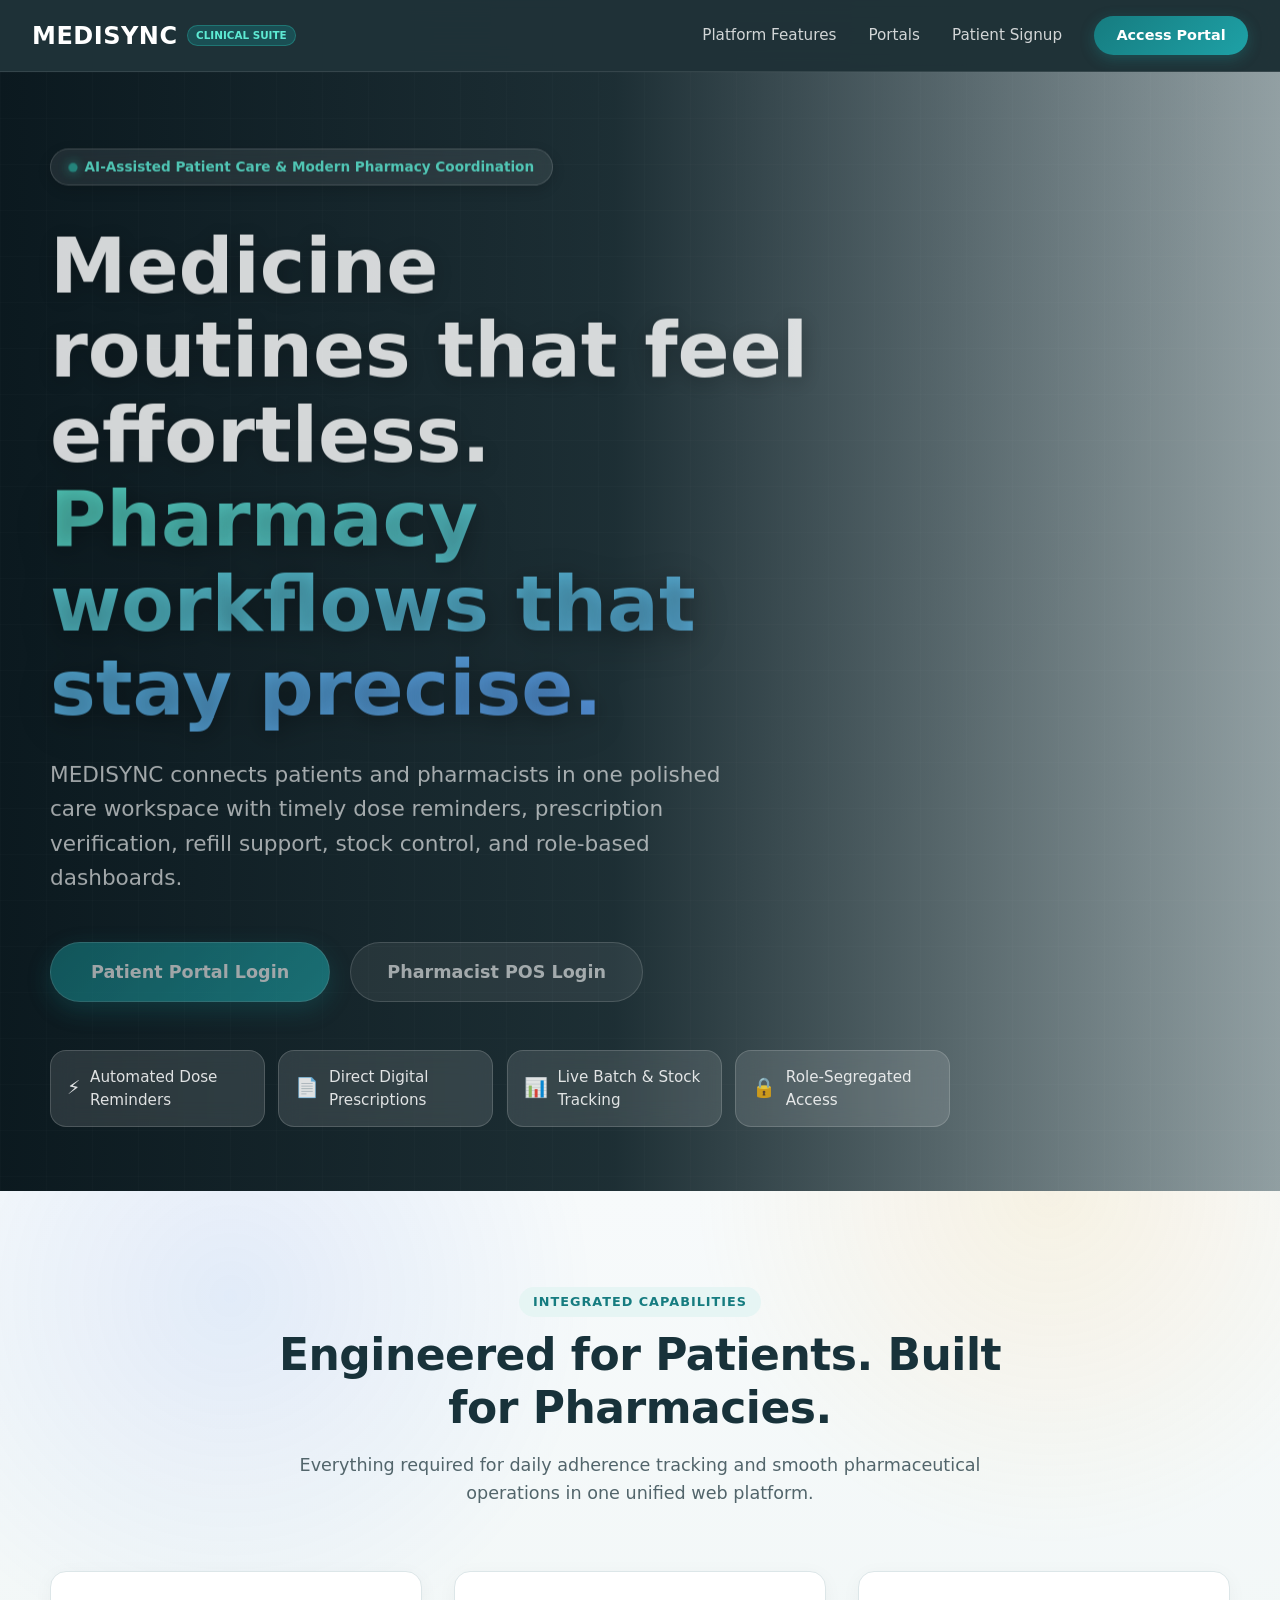
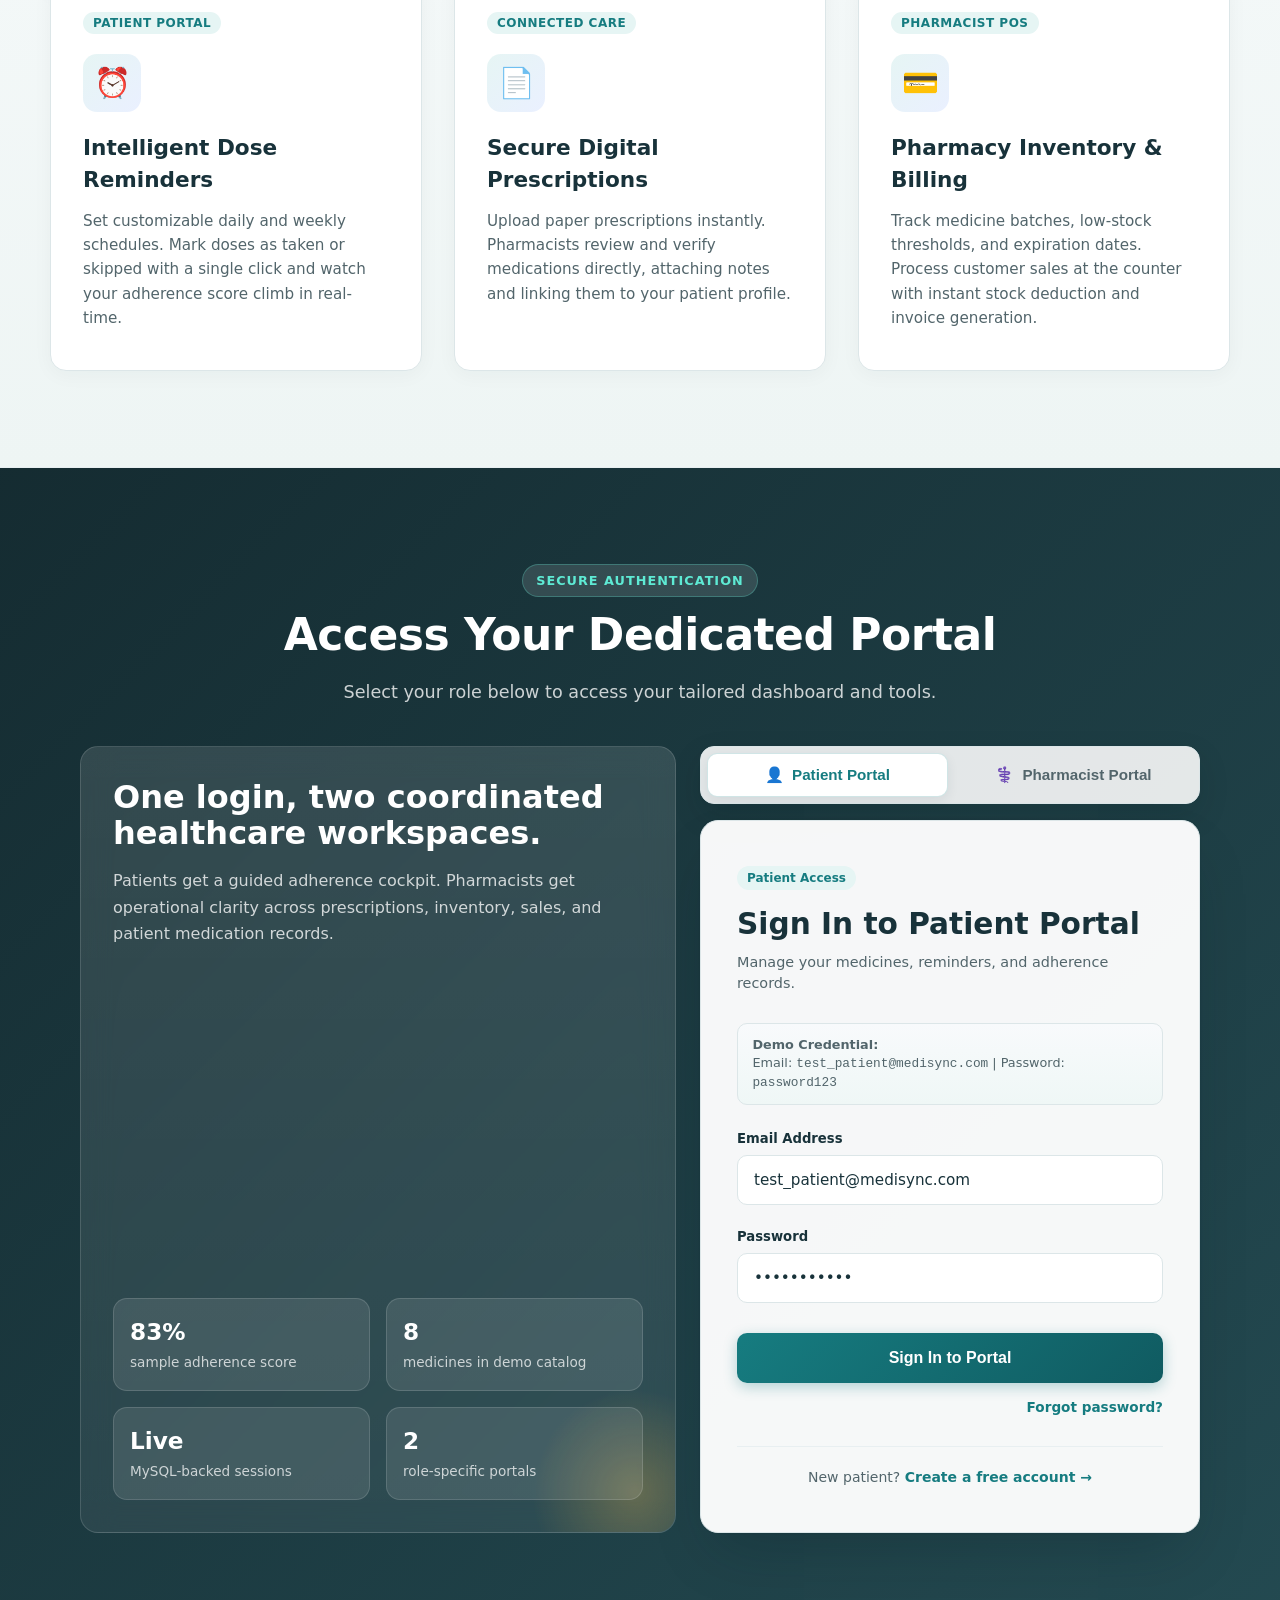
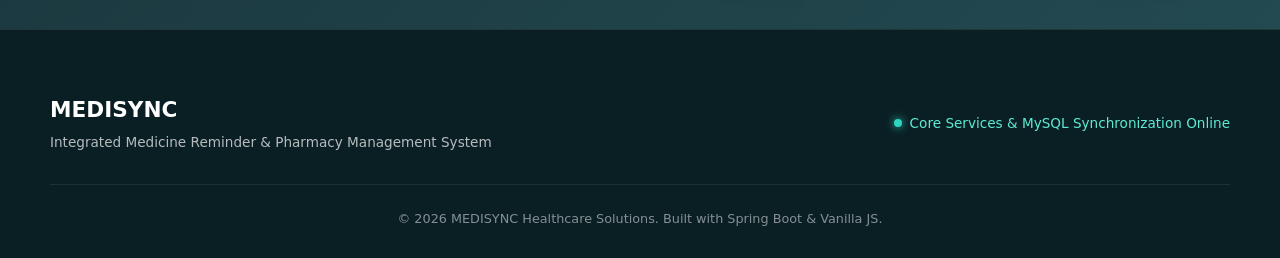
<file: frontend/pharmacist/dashboard.html>
<!DOCTYPE html>
<html lang="en">
<head>
    <meta charset="UTF-8">
    <meta name="viewport" content="width=device-width, initial-scale=1.0">
    <title>MEDISYNC - Pharmacist Portal</title>
    <link rel="icon" type="image/svg+xml" href="../favicon.svg">
    <link rel="stylesheet" href="../css/global.css?v=modal-scroll-20260927">
</head>
<body>
    <div class="app-container">
        <!-- Sidebar Navigation -->
        <aside class="sidebar">
            <div class="sidebar-header">
                MEDISYNC
                <span class="sidebar-subtitle">Pharmacist Portal</span>
            </div>
            <nav class="sidebar-nav" id="sidebarNav">
                <a href="#" class="sidebar-link active" data-target="view-dashboard">
                    <span class="icon">📈</span> Dashboard
                </a>
                <a href="#" class="sidebar-link" data-target="view-prescriptions">
                    <span class="icon">✅</span> Prescriptions
                </a>
                <a href="#" class="sidebar-link" data-target="view-refill-requests">
                    <span class="icon">🧾</span> Customer Requests
                </a>
                <a href="#" class="sidebar-link" data-target="view-inventory">
                    <span class="icon">📦</span> Inventory & Stock
                </a>
                <a href="#" class="sidebar-link" data-target="view-sales">
                    <span class="icon">💳</span> Point of Sale
                </a>
                <a href="#" class="sidebar-link" data-target="view-reports">
                    <span class="icon">📊</span> Reports
                </a>
            </nav>
            <div class="sidebar-footer">
                <a href="../index.html" class="portal-exit-link" id="back-home-btn">
                    <span class="icon">←</span>
                    <span>Portal Login</span>
                </a>
            </div>
        </aside>

        <!-- Main Workspace -->
        <main class="app-main">
            <!-- Top Header -->
            <header class="app-header">
                <div class="user-info">
                    <span id="user-greeting" >Loading...</span>
                </div>
                <div class="header-actions">
                    <div class="profile-btn" onclick="document.getElementById('profileMenu').classList.toggle('active')">
                        👤
                    </div>
                    
                    <div class="profile-menu" id="profileMenu">
                        <div class="profile-menu-header">Manage Pharmacy</div>
                        <div class="profile-menu-item" onclick="document.getElementById('settingsModal').classList.add('active'); document.getElementById('profileMenu').classList.remove('active');">
                            <span>⚙️</span> Settings
                        </div>
                        <div class="profile-menu-item danger" id="logout-btn">
                            <span>🚪</span> Logout
                        </div>
                    </div>
                </div>
            </header>

            <div id="toast-container"></div>

            <!-- VIEW: DASHBOARD (Home) -->
            <section id="view-dashboard" class="view-section active">
                <div class="pharmacy-dashboard">
                    <div class="card dashboard-hero pharmacy-hero">
                        <div>
                            <div class="dashboard-kicker">Pharmacy Operations Hub</div>
                            <h2>Counter, stock, and prescriptions in sync.</h2>
                            <p>Prioritize prescription verification, monitor inventory risk, and complete POS sales from one calm operational workspace.</p>
                            <div class="dashboard-hero-badges">
                                <span class="hero-chip">Live inventory watch</span>
                                <span class="hero-chip">Verification queue</span>
                                <span class="hero-chip">Refill orders</span>
                                <span class="hero-chip">POS ready</span>
                            </div>
                        </div>
                        <div class="hero-next-dose pharmacy-queue-card">
                            <div class="label">Priority queue</div>
                            <strong><span id="pending-prescriptions-count">--</span> pending</strong>
                            <span>Review prescriptions before dispatch</span>
                        </div>
                    </div>

                    <div class="pharmacy-metric-grid">
                        <div class="metric-card operations-metric">
                            <div class="metric-label">Low stock alerts</div>
                            <div class="metric-value danger-text" id="low-stock-count">--</div>
                            <div class="metric-note">Medicines needing replenishment</div>
                        </div>
                        <div class="metric-card operations-metric">
                            <div class="metric-label">Sales processed</div>
                            <div class="metric-value" id="total-sales-count">0</div>
                            <div class="metric-note">Transactions in the current report</div>
                        </div>
                        <div class="metric-card operations-metric">
                            <div class="metric-label">Revenue tracked</div>
                            <div class="metric-value" id="total-revenue-value">₹0</div>
                            <div class="metric-note">Synced from POS records</div>
                        </div>
                        <div class="metric-card operations-metric">
                            <div class="metric-label">Pending refills</div>
                            <div class="metric-value" id="pending-refills-count">--</div>
                            <div class="metric-note">Customer requests awaiting action</div>
                        </div>
                    </div>

                    <div class="pharmacy-content-grid">
                        <div class="card">
                            <div class="section-toolbar">
                                <div>
                                    <h3>Recent Sales</h3>
                                    <p>Latest fulfilled counter transactions.</p>
                                </div>
                                <span class="clinical-badge badge-safe">POS Feed</span>
                            </div>
                            <div id="dash-recent-sales">
                                <div class="empty-state" style="padding: 24px;">
                                    <div class="icon">⚙️</div>
                                    <p>Loading sales...</p>
                                </div>
                            </div>
                        </div>

                        <div class="card">
                            <div class="section-toolbar">
                                <div>
                                    <h3>Inventory Watch</h3>
                                    <p>Fast readout for stock and verification priorities.</p>
                                </div>
                            </div>
                            <div class="ops-watch-list">
                                <div class="ops-watch-item">
                                    <span>Prescription queue</span>
                                    <strong id="ops-prescription-summary">Review pending</strong>
                                </div>
                                <div class="ops-watch-item">
                                    <span>Customer refills</span>
                                    <strong id="ops-refill-summary">Checking queue</strong>
                                </div>
                                <div class="ops-watch-item">
                                    <span>Expiry checks</span>
                                    <strong>30-day alerts on</strong>
                                </div>
                            </div>
                        </div>

                        <div class="card">
                            <div class="section-toolbar">
                                <div>
                                    <h3>Quick Actions</h3>
                                    <p>Move directly into high-frequency tasks.</p>
                                </div>
                            </div>
                            <div class="quick-actions-grid pharmacy-actions">
                                <button class="quick-action" onclick="document.querySelector('[data-target=view-sales]').click();">
                                    <strong>New POS sale</strong>
                                    <span>Sell medicine and update inventory</span>
                                </button>
                                <button class="quick-action" onclick="document.querySelector('[data-target=view-prescriptions]').click();">
                                    <strong>Verify prescriptions</strong>
                                    <span>Approve or reject uploaded documents</span>
                                </button>
                                <button class="quick-action" onclick="document.querySelector('[data-target=view-refill-requests]').click();">
                                    <strong>Customer requests</strong>
                                    <span>Approve refill orders and track completion</span>
                                </button>
                            </div>
                        </div>
                        
                        <div class="card">
                            <div class="section-toolbar">
                                <div>
                                    <h3>Pharmacist Profile</h3>
                                    <p>Active account and license snapshot.</p>
                                </div>
                            </div>
                            <div id="profile-content">
                                <p>Loading...</p>
                            </div>
                        </div>
                    </div>
                </div>
            </section>

            <!-- VIEW: PRESCRIPTIONS -->
            <section id="view-prescriptions" class="view-section">
                <div class="card">
                    <h3 style="margin-bottom: 1.5rem; color: var(--text-dark);">✅ Prescription Verification Queue</h3>
                    <div id="prescriptions-content" class="table-responsive">
                        <div class="empty-state">
                            <div class="icon">⚙️</div>
                            <p>Loading pending prescriptions...</p>
                        </div>
                    </div>
                </div>
            </section>

            <!-- VIEW: CUSTOMER REQUESTS -->
            <section id="view-refill-requests" class="view-section">
                <div class="card">
                    <div class="section-toolbar">
                        <div>
                            <h3>🧾 Customer Requests & Pending Orders</h3>
                            <p>Review patient refill requests, approve pharmacy pickup or delivery, and mark completed orders.</p>
                        </div>
                        <span class="clinical-badge badge-moderate-risk">Live Queue</span>
                    </div>
                    <div id="refill-requests-content" class="table-responsive">
                        <div class="empty-state">
                            <div class="icon">⚙️</div>
                            <p>Loading customer refill requests...</p>
                        </div>
                    </div>
                </div>
            </section>

            <!-- VIEW: INVENTORY -->
            <section id="view-inventory" class="view-section">
                <div class="card">
                    <div class="inventory-toolbar">
                        <div>
                            <h3>📦 Inventory & Expiry Monitor</h3>
                            <p>Search medicines, review stock state, and record incoming batches.</p>
                        </div>
                        <div class="inventory-actions">
                            <input type="text" id="inventory-search" placeholder="Search medicines...">
                            <button class="btn btn-primary" id="open-add-stock-btn" onclick="openAddStockModal()">+ Add Stock</button>
                        </div>
                    </div>
                    <div id="inventory-content" class="table-responsive">
                        <div class="empty-state">
                            <div class="icon">⚙️</div>
                            <p>Loading inventory...</p>
                        </div>
                    </div>
                </div>
            </section>

            <!-- VIEW: SALES / POS -->
            <section id="view-sales" class="view-section">
                <div class="card">
                    <h3 style="margin-bottom: 1.5rem; color: var(--text-dark);">💳 Point of Sale</h3>
                    <div class="empty-state">
                        <div class="icon">💳</div>
                        <p>POS interface loading...</p>
                    </div>
                </div>
            </section>

            <!-- VIEW: REPORTS -->
            <section id="view-reports" class="view-section">
                <div class="card">
                    <h3 style="margin-bottom: 1.5rem; color: var(--text-dark);">📊 Analytics & Reports</h3>
                    <div class="empty-state">
                        <div class="icon">📈</div>
                        <p>Report generation tools loading...</p>
                    </div>
                </div>
            </section>

        </main>
    </div>

    <!-- MODAL: ADD STOCK BATCH -->
    <div class="modal-overlay" id="addStockModal">
        <div class="modal-content stock-modal-content">
            <div class="modal-header stock-modal-header">
                <div class="stock-modal-title">
                    <div class="stock-modal-icon">📦</div>
                    <div>
                        <span class="stock-modal-eyebrow">Inventory Command</span>
                        <h3>Add Inventory Stock</h3>
                        <p>Record a medicine batch with expiry, quantity, and sale price.</p>
                    </div>
                </div>
                <button type="button" class="stock-modal-close" onclick="closeAddStockModal()" aria-label="Close add stock modal">&times;</button>
            </div>
            <form id="add-stock-form">
                <div class="modal-body stock-modal-body">
                    <div class="stock-form-panel">
                        <div class="stock-section-heading">
                            <span class="stock-step">01</span>
                            <div>
                                <h4>Medicine Record</h4>
                                <p>Choose an existing medicine or create a new catalog entry.</p>
                            </div>
                        </div>

                        <div class="form-group">
                            <label for="stock-medicine-id">Medicine</label>
                            <select id="stock-medicine-id">
                                <option value="">Create new medicine</option>
                            </select>
                        </div>

                        <div class="stock-form-grid">
                            <div class="form-group">
                                <label for="stock-name">Medicine Name</label>
                                <input type="text" id="stock-name" placeholder="e.g., Azithromycin 500mg">
                            </div>
                            <div class="form-group">
                                <label for="stock-manufacturer">Manufacturer</label>
                                <input type="text" id="stock-manufacturer" placeholder="e.g., Cipla">
                            </div>
                        </div>

                        <div class="form-group">
                            <label for="stock-description">Description</label>
                            <textarea id="stock-description" rows="2" placeholder="Short medicine description or notes"></textarea>
                        </div>

                        <div class="stock-section-heading" id="stock-batch-section">
                            <span class="stock-step">02</span>
                            <div>
                                <h4>Batch Details</h4>
                                <p>These values become the official inventory stock record.</p>
                            </div>
                        </div>

                        <div class="stock-form-grid">
                            <div class="form-group">
                                <label for="stock-batch-number">Batch Number</label>
                                <input type="text" id="stock-batch-number" required placeholder="e.g., BATCH-2026-01">
                            </div>
                            <div class="form-group">
                                <label for="stock-expiry-date">Expiry Date</label>
                                <input type="date" id="stock-expiry-date" required>
                            </div>
                        </div>

                        <div class="stock-form-grid">
                            <div class="form-group">
                                <label for="stock-quantity">Quantity in Stock</label>
                                <input type="number" id="stock-quantity" min="1" required value="50">
                            </div>
                            <div class="form-group">
                                <label for="stock-unit-price">Unit Price (₹)</label>
                                <input type="number" id="stock-unit-price" min="0.01" step="0.01" required value="100.00">
                            </div>
                        </div>

                        <div id="add-stock-alert" class="alert"></div>
                    </div>

                    <aside class="stock-summary-panel">
                        <span class="clinical-badge badge-safe" id="stock-mode-pill">New Medicine</span>
                        <h4>Record Preview</h4>
                        <p>Review the batch before saving it into MEDISYNC inventory.</p>

                        <div class="stock-summary-list">
                            <div>
                                <span>Medicine</span>
                                <strong id="stock-summary-medicine">New medicine</strong>
                            </div>
                            <div>
                                <span>Batch</span>
                                <strong id="stock-summary-batch">Not entered</strong>
                            </div>
                            <div>
                                <span>Expiry</span>
                                <strong id="stock-summary-expiry">Select date</strong>
                            </div>
                            <div>
                                <span>Quantity</span>
                                <strong id="stock-summary-quantity">50 units</strong>
                            </div>
                            <div>
                                <span>Unit Price</span>
                                <strong id="stock-summary-price">₹100.00</strong>
                            </div>
                        </div>

                        <div class="stock-summary-total">
                            <span>Inventory Value</span>
                            <strong id="stock-summary-total">₹5,000.00</strong>
                        </div>
                    </aside>
                </div>
                <div class="stock-modal-footer">
                    <button type="button" class="btn btn-secondary" onclick="closeAddStockModal()">Cancel</button>
                    <button type="submit" class="btn btn-primary">Save Stock Batch</button>
                </div>
            </form>
        </div>
    </div>

    <!-- MODAL: EDIT MEDICINE -->
    <div class="modal-overlay" id="editMedicineModal">
        <div class="modal-content stock-modal-content edit-medicine-content">
            <div class="modal-header stock-modal-header">
                <div class="stock-modal-title">
                    <div class="stock-modal-icon">✏️</div>
                    <div>
                        <span class="stock-modal-eyebrow">Inventory Correction</span>
                        <h3>Edit Medicine Stock</h3>
                        <p>Update the catalog details and the visible stock snapshot for this medicine.</p>
                    </div>
                </div>
                <button type="button" class="stock-modal-close" onclick="closeEditMedicineModal()" aria-label="Close edit medicine modal">&times;</button>
            </div>
            <form id="edit-medicine-form">
                <div class="modal-body stock-modal-body edit-medicine-body">
                    <div class="stock-form-panel">
                        <div class="stock-section-heading">
                            <span class="stock-step">01</span>
                            <div>
                                <h4>Medicine Details</h4>
                                <p>These fields appear in inventory, refill, and sale workflows.</p>
                            </div>
                        </div>

                        <div class="stock-form-grid">
                            <div class="form-group">
                                <label for="edit-medicine-name">Medicine Name</label>
                                <input type="text" id="edit-medicine-name" required placeholder="Medicine name">
                            </div>
                            <div class="form-group">
                                <label for="edit-medicine-manufacturer">Manufacturer</label>
                                <input type="text" id="edit-medicine-manufacturer" placeholder="Manufacturer">
                            </div>
                        </div>

                        <div class="form-group">
                            <label for="edit-medicine-description">Description</label>
                            <textarea id="edit-medicine-description" rows="2" placeholder="Short medicine description or notes"></textarea>
                        </div>

                        <div class="stock-section-heading">
                            <span class="stock-step">02</span>
                            <div>
                                <h4>Stock Snapshot</h4>
                                <p>Use this for corrections. Use Add Stock for new physical batches.</p>
                            </div>
                        </div>

                        <div class="stock-form-grid">
                            <div class="form-group">
                                <label for="edit-medicine-stock">Quantity in Stock</label>
                                <input type="number" id="edit-medicine-stock" min="0" required>
                            </div>
                            <div class="form-group">
                                <label for="edit-medicine-price">Unit Price (₹)</label>
                                <input type="number" id="edit-medicine-price" min="0" step="0.01" required>
                            </div>
                        </div>

                        <div id="edit-medicine-alert" class="alert"></div>
                    </div>

                    <aside class="stock-summary-panel">
                        <span class="clinical-badge badge-safe">Live Preview</span>
                        <h4 id="edit-summary-name">Medicine</h4>
                        <p id="edit-summary-manufacturer">Manufacturer</p>
                        <div class="stock-summary-list">
                            <div>
                                <span>Current Stock</span>
                                <strong id="edit-summary-stock">0 units</strong>
                            </div>
                            <div>
                                <span>Unit Price</span>
                                <strong id="edit-summary-price">₹0.00</strong>
                            </div>
                            <div>
                                <span>Status</span>
                                <strong id="edit-summary-status">In stock</strong>
                            </div>
                        </div>
                    </aside>
                </div>
                <div class="stock-modal-footer">
                    <button type="button" class="btn btn-secondary" onclick="closeEditMedicineModal()">Cancel</button>
                    <button type="submit" class="btn btn-primary">Save Medicine</button>
                </div>
            </form>
        </div>
    </div>

    <!-- Enhanced Settings Modal -->
    <div class="modal-overlay" id="settingsModal">
        <div class="modal-content">
            <div class="modal-header">
                <h3>Pharmacy Settings</h3>
                <span class="modal-close" onclick="document.getElementById('settingsModal').classList.remove('active')">&times;</span>
            </div>
            
            <div class="modal-body">
                <div class="settings-sidebar">
                    <div class="settings-tab active" onclick="switchTab(event, 'sec-profile')">Profile Info</div>
                    <div class="settings-tab" onclick="switchTab(event, 'sec-inventory')">Inventory Rules</div>
                    <div class="settings-tab" onclick="switchTab(event, 'sec-security')">Security</div>
                </div>
                
                <div class="settings-content">
                    <div id="sec-profile" class="settings-section active">
                        <h4>Pharmacist Details</h4>
                        <div class="form-group">
                            <label>Full Name</label>
                            <input type="text" id="set-name" disabled>
                        </div>
                        <div class="form-group">
                            <label>Public Request Code</label>
                            <input type="text" id="set-public-handle" disabled>
                            <div style="font-size: 12px; color: var(--text-secondary); margin-top: 6px;">
                                Patients use this unique code when choosing where to send refill requests.
                            </div>
                        </div>
                        <div class="form-group">
                            <label>License Number</label>
                            <input type="text" id="set-license" disabled>
                        </div>
                        <button class="btn btn-primary" onclick="showToast('Profile updated!', 'success')">Save Changes</button>
                    </div>

                    <div id="sec-inventory" class="settings-section">
                        <h4>Inventory Alerts</h4>
                        <div class="form-group" style="display:flex; align-items:center; gap:10px;">
                            <input type="checkbox" id="alert-low" checked style="width:auto;">
                            <label for="alert-low" style="margin:0;">Enable Low Stock Alerts</label>
                        </div>
                        <div class="form-group" style="display:flex; align-items:center; gap:10px;">
                            <input type="checkbox" id="alert-expiry" checked style="width:auto;">
                            <label for="alert-expiry" style="margin:0;">Enable Expiry Warnings (30 days)</label>
                        </div>
                    </div>

                    <div id="sec-security" class="settings-section">
                        <h4>Security Settings</h4>
                        <div class="form-group">
                            <label>New Password</label>
                            <input type="password" placeholder="Enter new password">
                        </div>
                        <button class="btn btn-primary" style="background: var(--danger);" onclick="showToast('Password change request sent.', 'info')">Change Password</button>
                    </div>
                </div>
            </div>
        </div>
    </div>

    <script src="../js/api.js?v=4"></script>
    <script src="../js/pharmacist.js?v=targeted-refills-20260927"></script>
    <script>
        function switchTab(event, sectionId) {
            document.querySelectorAll('.settings-tab').forEach(t => t.classList.remove('active'));
            event.currentTarget.classList.add('active');
            document.querySelectorAll('.settings-section').forEach(s => s.classList.remove('active'));
            document.getElementById(sectionId).classList.add('active');
        }

        document.querySelectorAll('.sidebar-link').forEach(link => {
            link.addEventListener('click', (e) => {
                e.preventDefault();
                document.querySelectorAll('.sidebar-link').forEach(l => l.classList.remove('active'));
                e.currentTarget.classList.add('active');
                
                const targetId = e.currentTarget.getAttribute('data-target');
                document.querySelectorAll('.view-section').forEach(v => v.classList.remove('active'));
                document.getElementById(targetId).classList.add('active');
            });
        });

        window.showToast = function(message, type = 'success') {
            const container = document.getElementById('toast-container');
            const toast = document.createElement('div');
            toast.className = `toast ${type}`;
            toast.innerHTML = `<span>${message}</span>`;
            container.appendChild(toast);
            setTimeout(() => toast.remove(), 4000);
        }
    </script>
</body>
</html>
</file>
<file: frontend/css/global.css>
:root {
    /* Brand Colors */
    --primary-color: #167C80;
    --primary-dark: #105B61;
    --primary-soft: #E6F5F4;
    --secondary-color: #2F6FED;
    --secondary-soft: #EAF0FF;
    --accent: #F2B84B;

    /* Application Backgrounds */
    --bg-page: #F5F8FA;
    --bg-card: #FFFFFF;
    --bg-secondary: #F8FAFC;
    --bg-sidebar: #123B43;
    --bg-input: #FFFFFF;

    /* Text Colors */
    --text-primary: #18323A;
    --text-secondary: #52656B;
    --text-muted: #7B8B90;
    --text-inverse: #FFFFFF;
    --text-disabled: #A7B3B7;

    /* Borders and Dividers */
    --border-default: #DCE6E8;
    --border-strong: #C6D4D8;
    --border-divider: #E8EFF1;
    --outline-focus: #2F6FED;

    /* Semantic Colors */
    --success: #168A5A;
    --success-soft: #E8F7EF;
    --warning: #B7791F;
    --warning-soft: #FFF6DF;
    --danger: #C74646;
    --danger-soft: #FDECEC;
    --info: #2868B2;
    --info-soft: #EAF3FC;

    --font-family: 'Inter', ui-sans-serif, system-ui, -apple-system, BlinkMacSystemFont, 'Segoe UI', sans-serif;
}

* {
    margin: 0;
    padding: 0;
    box-sizing: border-box;
}

body {
    font-family: var(--font-family);
    background:
        radial-gradient(circle at top left, rgba(47, 111, 237, 0.08), transparent 34%),
        linear-gradient(180deg, #F6FAFB 0%, #EEF5F4 100%);
    color: var(--text-primary);
    line-height: 1.5;
    -webkit-font-smoothing: antialiased;
}

body.modal-open {
    overflow: hidden;
}

a {
    color: var(--primary-color);
    text-decoration: none;
}
a:hover {
    text-decoration: underline;
}

/* Typography Hierarchy */
h1, h2, h3, h4 {
    color: var(--text-primary);
    font-weight: 700;
}
h1 { font-size: 28px; line-height: 1.2; }
h2 { font-size: 20px; line-height: 1.3; margin-bottom: 24px; }
h3 { font-size: 16px; margin-bottom: 16px; }

/* Dashboard App Layout */
.app-container {
    display: flex;
    min-height: 100vh;
    background:
        radial-gradient(circle at 75% 10%, rgba(242, 184, 75, 0.12), transparent 28%),
        radial-gradient(circle at 25% 0%, rgba(22, 124, 128, 0.12), transparent 30%),
        #F4F8F9;
}

/* Sidebar */
.sidebar {
    width: 250px;
    background:
        linear-gradient(180deg, rgba(18, 59, 67, 0.98), rgba(8, 28, 34, 0.98)),
        url('https://images.unsplash.com/photo-1579154204601-01588f351e67?q=80&w=900&auto=format&fit=crop') center / cover no-repeat;
    box-shadow: 10px 0 34px rgba(24, 50, 58, 0.12);
    display: flex;
    flex-direction: column;
    position: fixed;
    height: 100vh;
    z-index: 100;
    color: var(--text-inverse);
}
.sidebar-header {
    padding: 24px;
    font-size: 21px;
    font-weight: 850;
    color: var(--text-inverse) !important;
    border-bottom: 1px solid rgba(255,255,255,0.1);
    letter-spacing: 0;
}

.sidebar-subtitle {
    display: block;
    margin-top: 4px;
    font-size: 11px;
    font-weight: 750;
    color: rgba(94, 234, 212, 0.78);
    text-transform: uppercase;
    letter-spacing: 0.08em;
}

.sidebar-nav {
    flex: 1;
    padding: 16px 0;
}
.sidebar-link {
    display: flex;
    align-items: center;
    padding: 12px 24px;
    color: rgba(255,255,255,0.8);
    text-decoration: none;
    font-weight: 600;
    font-size: 14px;
    transition: all 0.2s ease;
    border-left: 4px solid transparent;
    margin: 2px 10px;
    border-radius: 10px;
}
.sidebar-link:hover, .sidebar-link.active {
    background: rgba(255,255,255,0.12);
    color: var(--text-inverse);
    border-left-color: var(--accent);
    text-decoration: none;
}
.sidebar-link .icon {
    margin-right: 12px;
    font-size: 18px;
}

.sidebar-footer {
    padding: 14px 10px 18px;
    border-top: 1px solid rgba(255,255,255,0.1);
}

.portal-exit-link {
    display: flex;
    align-items: center;
    justify-content: center;
    gap: 9px;
    width: 100%;
    min-height: 44px;
    padding: 10px 12px;
    border-radius: 12px;
    background: rgba(255,255,255,0.12);
    border: 1px solid rgba(255,255,255,0.16);
    color: var(--text-inverse);
    font-weight: 750;
    font-size: 14px;
    text-decoration: none;
    transition: all 0.2s ease;
}

.portal-exit-link:hover {
    background: rgba(242, 184, 75, 0.2);
    border-color: rgba(242, 184, 75, 0.4);
    color: var(--text-inverse);
    text-decoration: none;
}

.portal-exit-link .icon {
    font-size: 18px;
}

/* Main Content Area */
.app-main {
    flex: 1;
    margin-left: 250px;
    padding: 28px 32px 40px;
    display: flex;
    flex-direction: column;
}
.app-header {
    display: flex;
    justify-content: space-between;
    align-items: center;
    margin-bottom: 24px;
    background: rgba(255, 255, 255, 0.88);
    backdrop-filter: blur(18px);
    padding: 14px 18px 14px 22px;
    border-radius: 16px;
    border: 1px solid rgba(220, 230, 232, 0.82);
    box-shadow: 0 16px 38px rgba(24, 50, 58, 0.08);
}
.app-header .user-info {
    font-weight: 700;
    color: var(--primary-color);
}

/* Buttons */
.btn {
    display: inline-flex;
    align-items: center;
    justify-content: center;
    padding: 8px 16px;
    border: none;
    border-radius: 8px;
    cursor: pointer;
    font-size: 14px;
    font-weight: 600;
    text-align: center;
    transition: all 0.2s ease;
    text-decoration: none;
}
.btn-primary {
    background-color: var(--primary-color);
    color: var(--text-inverse);
}
.btn-primary:hover {
    background-color: var(--primary-dark);
}
.btn-secondary {
    background: var(--bg-secondary);
    color: var(--text-primary);
    border: 1px solid var(--border-default);
}
.btn-secondary:hover {
    background: #EEF5F4;
}

/* Forms */
.form-group {
    margin-bottom: 16px;
}
.form-group label {
    display: block;
    margin-bottom: 8px;
    color: var(--text-primary);
    font-weight: 600;
    font-size: 13px;
}
.form-group input, .form-group select, .form-group textarea {
    width: 100%;
    padding: 12px;
    background: var(--bg-input);
    border: 1px solid var(--border-default);
    border-radius: 8px;
    font-size: 14px;
    font-family: var(--font-family);
    transition: all 0.2s ease;
    color: var(--text-primary);
}
.form-group input:focus, .form-group select:focus, .form-group textarea:focus {
    outline: none;
    border-color: var(--outline-focus);
    box-shadow: 0 0 0 3px var(--secondary-soft);
}

/* Cards */
.card {
    background: rgba(255, 255, 255, 0.94);
    padding: 24px;
    border-radius: 16px;
    border: 1px solid var(--border-divider);
    box-shadow: 0 16px 38px rgba(24, 50, 58, 0.07);
    transition: transform 0.2s ease, box-shadow 0.2s ease;
}

.card:hover {
    box-shadow: 0 20px 46px rgba(24, 50, 58, 0.09);
}

/* Status Badges */
.badge {
    padding: 4px 10px;
    border-radius: 999px;
    font-size: 12px;
    font-weight: 600;
    display: inline-flex;
    align-items: center;
    text-transform: uppercase;
    letter-spacing: 0.5px;
}
.badge.success { background: var(--success-soft); color: var(--success); }
.badge.warning { background: var(--warning-soft); color: var(--warning); }
.badge.danger { background: var(--danger-soft); color: var(--danger); }
.badge.info { background: var(--info-soft); color: var(--info); }

/* Empty States */
.empty-state {
    text-align: center;
    padding: 40px 24px;
    color: var(--text-muted);
    background: var(--bg-secondary);
    border: 1px dashed var(--border-default);
    border-radius: 12px;
}
.empty-state .icon {
    font-size: 32px;
    margin-bottom: 12px;
    color: var(--border-strong);
}

/* Modern Tables */
.table-responsive {
    overflow-x: auto;
    background: var(--bg-card);
    border-radius: 12px;
    border: 1px solid var(--border-divider);
}
table {
    width: 100%;
    border-collapse: collapse;
}
table th, table td {
    padding: 16px;
    text-align: left;
    border-bottom: 1px solid var(--border-divider);
    font-size: 14px;
}
table th {
    background: var(--bg-secondary);
    font-weight: 600;
    color: var(--text-secondary);
    text-transform: uppercase;
    font-size: 12px;
    letter-spacing: 0.5px;
}
table tr:hover {
    background: var(--bg-secondary);
}
table td {
    color: var(--text-primary);
}

/* Modals */
.modal-overlay {
    display: none;
    position: fixed;
    top: 0; left: 0; width: 100%; height: 100%;
    background: rgba(24, 50, 58, 0.6);
    z-index: 1000;
    align-items: center;
    justify-content: center;
    overflow-y: scroll;
    padding: 24px;
}
.modal-overlay.active {
    display: flex;
}
.modal-content {
    background: var(--bg-card);
    border-radius: 16px;
    width: 800px;
    max-width: 95%;
    max-height: min(820px, calc(100vh - 48px));
    display: flex;
    flex-direction: column;
    box-shadow: 0 18px 50px rgba(24, 50, 58, 0.18);
    overflow-y: scroll;
    overscroll-behavior: contain;
    scrollbar-gutter: stable;
}

.modal-content::-webkit-scrollbar {
    width: 10px;
}

.modal-content::-webkit-scrollbar-track {
    background: #EEF5F4;
    border-radius: 999px;
}

.modal-content::-webkit-scrollbar-thumb {
    background: #9AB8BA;
    border: 2px solid #EEF5F4;
    border-radius: 999px;
}

.modal-content::-webkit-scrollbar-thumb:hover {
    background: var(--primary-color);
}
.modal-header {
    padding: 24px;
    border-bottom: 1px solid var(--border-divider);
    display: flex;
    justify-content: space-between;
    align-items: center;
}
.modal-header h3 {
    margin: 0;
    color: var(--text-primary);
}
.modal-close {
    cursor: pointer;
    font-size: 24px;
    color: var(--text-muted);
}
.modal-body {
    display: flex;
    flex: 1;
    overflow: hidden;
}
.settings-sidebar {
    width: 200px;
    background: var(--bg-secondary);
    border-right: 1px solid var(--border-divider);
    padding: 16px 0;
}
.settings-tab {
    padding: 12px 24px;
    cursor: pointer;
    color: var(--text-secondary);
    font-weight: 600;
    font-size: 14px;
    border-left: 4px solid transparent;
}
.settings-tab.active {
    background: var(--bg-card);
    color: var(--primary-color);
    border-left-color: var(--primary-color);
}
.settings-content {
    flex: 1;
    padding: 32px;
    overflow-y: auto;
}
.settings-section { display: none; }
.settings-section.active { display: block; }
.settings-section h4 {
    margin-bottom: 24px;
    padding-bottom: 8px;
    border-bottom: 1px solid var(--border-divider);
}

/* Toasts */
#toast-container {
    position: fixed;
    bottom: 24px;
    right: 24px;
    z-index: 9999;
    display: flex;
    flex-direction: column;
    gap: 12px;
}
.toast {
    background: var(--bg-card);
    color: var(--text-primary);
    padding: 16px 20px;
    border-radius: 8px;
    box-shadow: 0 8px 24px rgba(24, 50, 58, 0.10);
    display: flex;
    align-items: center;
    gap: 12px;
    border-left: 4px solid var(--primary-color);
    font-size: 14px;
    font-weight: 500;
}
.toast.success { border-left-color: var(--success); }
.toast.error { border-left-color: var(--danger); }
.toast.warning { border-left-color: var(--warning); }

/* View Router */
.view-section { display: none; animation: fadeIn 0.3s ease; }
.view-section.active { display: block; }

/* Profile Menu */
.header-actions { position: relative; display: flex; align-items: center; }
.profile-btn {
    background: linear-gradient(135deg, var(--primary-color), var(--secondary-color));
    border: 1px solid rgba(255,255,255,0.7);
    width: 42px; height: 42px;
    border-radius: 14px;
    display: flex; align-items: center; justify-content: center;
    cursor: pointer;
    box-shadow: 0 10px 24px rgba(22, 124, 128, 0.24);
}
.profile-menu {
    position: absolute; top: 50px; right: 0;
    background: var(--bg-card);
    border-radius: 8px;
    box-shadow: 0 8px 24px rgba(24, 50, 58, 0.10);
    width: 220px; display: none; flex-direction: column;
    border: 1px solid var(--border-divider); z-index: 1000;
}
.profile-menu.active { display: flex; }
.profile-menu-header { padding: 16px; border-bottom: 1px solid var(--border-divider); font-size: 13px; color: var(--text-muted); }
.profile-menu-item { padding: 12px 16px; color: var(--text-primary); font-size: 14px; cursor: pointer; display: flex; gap: 8px; }
.profile-menu-item:hover { background: var(--bg-secondary); color: var(--primary-color); }
.profile-menu-item.danger { color: var(--danger); border-top: 1px solid var(--border-divider); }

@keyframes fadeIn { from { opacity: 0; } to { opacity: 1; } }

/* Alerts */
.alert {
    padding: 16px;
    border-radius: 8px;
    margin-bottom: 16px;
    display: none;
    font-weight: 500;
    font-size: 14px;
}
.alert.error {
    background-color: var(--danger-soft);
    color: var(--danger);
    border: 1px solid var(--danger);
    display: block;
}
.alert.success {
    background-color: var(--success-soft);
    color: var(--success);
    border: 1px solid var(--success);
    display: block;
}

/* Index.html Login overrides */
.container {
    max-width: 1200px;
    margin: 0 auto;
    padding: 0 24px;
}
.hero-section {
    background: var(--bg-sidebar);
    color: var(--text-inverse);
    padding: 80px 20px;
    text-align: center;
}
.hero-title { font-size: 48px; margin-bottom: 16px; }
.hero-quote { font-size: 18px; opacity: 0.9; margin-bottom: 32px; }
.section { padding: 60px 0; }
.section-alt { background: var(--bg-secondary); }
.section-title { font-size: 28px; color: var(--text-primary); text-align: center; margin-bottom: 40px; }
.features-grid {
    display: grid;
    grid-template-columns: repeat(auto-fit, minmax(300px, 1fr));
    gap: 32px;
}
.feature-card { background: var(--bg-card); padding: 32px; border-radius: 12px; box-shadow: 0 8px 24px rgba(24, 50, 58, 0.06); text-align: center; }
.feature-icon { font-size: 40px; margin-bottom: 16px; color: var(--primary-color); }
.login-wrapper { max-width: 400px; margin: 0 auto; }
.glass-card { background: var(--bg-card); border-radius: 12px; padding: 32px; box-shadow: 0 8px 24px rgba(24, 50, 58, 0.10); border: 1px solid var(--border-divider); }
.btn-login {
    display: block;
    width: 100%;
    padding: 12px;
    background: var(--primary-color);
    color: var(--text-inverse);
    border: none;
    border-radius: 8px;
    font-weight: 600;
    cursor: pointer;
    font-size: 16px;
}
.btn-login:hover { background: var(--primary-dark); }
.floating-btn {
    position: fixed;
    bottom: 24px;
    right: 24px;
    background: var(--bg-card);
    padding: 12px 24px;
    border-radius: 999px;
    box-shadow: 0 8px 24px rgba(24, 50, 58, 0.10);
    cursor: pointer;
    font-weight: 600;
    color: var(--primary-color);
    border: 1px solid var(--border-divider);
    z-index: 100;
}
.pharmacist-mode { border-top: 4px solid var(--success); }

/* Responsive */
@media (max-width: 992px) {
    .dashboard-grid { grid-template-columns: 1fr !important; }
    .modal-content { width: 95%; flex-direction: column; }
    .settings-sidebar { width: 100%; display: flex; overflow-x: auto; border-bottom: 1px solid var(--border-divider); }
}
@media (max-width: 768px) {
    .sidebar { width: 70px; }
    .sidebar-header {
        font-size: 0;
        text-align: center;
        padding: 16px 8px;
    }
    .sidebar-header::after {
        content: 'MS';
        font-size: 14px;
        font-weight: 850;
    }
    .sidebar-subtitle {
        display: none;
    }
    .sidebar-link {
        justify-content: center;
        font-size: 0;
        padding: 14px 0;
        margin: 4px 10px;
        border-left-width: 0;
        border-bottom: 3px solid transparent;
    }
    .sidebar-link:hover,
    .sidebar-link.active {
        border-left-color: transparent;
        border-bottom-color: var(--accent);
    }
    .sidebar-link .icon {
        margin-right: 0;
        font-size: 20px;
    }
    .sidebar-link span:not(.icon) { display: none; }
    .sidebar-footer {
        padding: 10px;
    }
    .portal-exit-link {
        min-height: 44px;
        padding: 0;
        font-size: 0;
    }
    .portal-exit-link .icon {
        font-size: 22px;
    }
    .app-main { margin-left: 70px; padding: 16px; }
}

/* Patient Dashboard Visual System */
.dashboard-kicker {
    font-size: 12px;
    font-weight: 800;
    color: var(--primary-color);
    text-transform: uppercase;
    letter-spacing: 0.08em;
}

.dashboard-hero {
    position: relative;
    overflow: hidden;
    min-height: 230px;
    background:
        linear-gradient(120deg, rgba(8, 28, 34, 0.94) 0%, rgba(18, 59, 67, 0.84) 48%, rgba(18, 59, 67, 0.28) 100%),
        url('https://images.unsplash.com/photo-1505751172876-fa1923c5c528?q=80&w=1800&auto=format&fit=crop') center right / cover no-repeat;
    color: white;
    display: grid;
    grid-template-columns: minmax(0, 1fr) minmax(240px, 330px);
    gap: 24px;
    align-items: end;
}

.dashboard-hero h2 {
    color: white;
    font-size: clamp(26px, 3vw, 40px);
    line-height: 1.08;
    margin: 8px 0 12px;
    letter-spacing: 0;
}

.dashboard-hero p {
    max-width: 680px;
    color: rgba(255,255,255,0.82);
}

.dashboard-hero-badges {
    display: flex;
    flex-wrap: wrap;
    gap: 10px;
    margin-top: 22px;
}

.hero-chip {
    background: rgba(255,255,255,0.14);
    color: white;
    border: 1px solid rgba(255,255,255,0.22);
    border-radius: 999px;
    padding: 7px 12px;
    font-size: 12px;
    font-weight: 750;
    backdrop-filter: blur(10px);
}

.hero-next-dose {
    background: rgba(255,255,255,0.13);
    border: 1px solid rgba(255,255,255,0.18);
    border-radius: 18px;
    padding: 18px;
    backdrop-filter: blur(14px);
}

.hero-next-dose .label {
    font-size: 11px;
    color: rgba(255,255,255,0.64);
    text-transform: uppercase;
    font-weight: 800;
    letter-spacing: 0.08em;
}

.hero-next-dose strong {
    display: block;
    color: white;
    font-size: 23px;
    margin-top: 8px;
}

.hero-next-dose span {
    color: rgba(255,255,255,0.72);
    font-size: 13px;
}

.metric-grid {
    display: grid;
    grid-template-columns: repeat(3, minmax(0, 1fr));
    gap: 16px;
}

.metric-card {
    background: rgba(255,255,255,0.94);
    border: 1px solid var(--border-divider);
    border-radius: 16px;
    padding: 18px;
    box-shadow: 0 12px 32px rgba(24, 50, 58, 0.06);
}

.metric-card .metric-label {
    font-size: 12px;
    color: var(--text-muted);
    text-transform: uppercase;
    letter-spacing: 0.07em;
    font-weight: 800;
}

.metric-card .metric-value {
    font-size: 30px;
    font-weight: 850;
    color: var(--text-primary);
    margin-top: 6px;
}

.metric-card .metric-note {
    font-size: 13px;
    color: var(--text-secondary);
    margin-top: 4px;
}

.quick-actions-grid {
    display: grid;
    grid-template-columns: repeat(3, minmax(0, 1fr));
    gap: 12px;
}

.quick-action {
    border: 1px solid var(--border-divider);
    background: linear-gradient(180deg, #FFFFFF, #F8FBFC);
    border-radius: 14px;
    padding: 14px;
    text-align: left;
    cursor: pointer;
    transition: all 0.18s ease;
    font-family: inherit;
}

.quick-action:hover {
    transform: translateY(-2px);
    border-color: rgba(22, 124, 128, 0.35);
    box-shadow: 0 12px 24px rgba(24, 50, 58, 0.08);
}

.quick-action strong {
    display: block;
    margin-bottom: 3px;
    color: var(--text-primary);
}

.quick-action span {
    display: block;
    color: var(--text-secondary);
    font-size: 12px;
}

.section-toolbar {
    display: flex;
    justify-content: space-between;
    align-items: flex-start;
    gap: 16px;
    margin-bottom: 18px;
}

.section-toolbar h3 {
    margin: 0;
}

.section-toolbar p {
    font-size: 13px;
    color: var(--text-secondary);
    margin-top: 3px;
}

@media (max-width: 1120px) {
    .dashboard-hero,
    .metric-grid,
    .quick-actions-grid {
        grid-template-columns: 1fr;
    }
}

/* Pharmacist Operations Dashboard */
.pharmacy-dashboard {
    display: flex;
    flex-direction: column;
    gap: 1.5rem;
}

.pharmacy-hero {
    background:
        linear-gradient(120deg, rgba(7, 31, 37, 0.95) 0%, rgba(17, 62, 58, 0.84) 48%, rgba(17, 62, 58, 0.2) 100%),
        url('https://images.unsplash.com/photo-1587854692152-cbe660dbde88?q=80&w=1800&auto=format&fit=crop') center right / cover no-repeat;
}

.pharmacy-hero .dashboard-kicker {
    color: #F2B84B;
}

.pharmacy-queue-card strong {
    font-size: 28px;
}

.pharmacy-metric-grid {
    display: grid;
    grid-template-columns: repeat(4, minmax(0, 1fr));
    gap: 16px;
}

.operations-metric {
    position: relative;
    overflow: hidden;
}

.operations-metric::after {
    content: '';
    position: absolute;
    inset: auto 18px 0 18px;
    height: 3px;
    border-radius: 999px 999px 0 0;
    background: linear-gradient(90deg, var(--primary-color), var(--secondary-color), var(--accent));
}

.pharmacy-content-grid {
    display: grid;
    grid-template-columns: minmax(0, 1.15fr) minmax(280px, 0.85fr);
    gap: 1.5rem;
    align-items: start;
}

.ops-watch-list {
    display: grid;
    gap: 10px;
}

.ops-watch-item {
    display: flex;
    align-items: center;
    justify-content: space-between;
    gap: 14px;
    padding: 12px 14px;
    border: 1px solid var(--border-divider);
    border-radius: 12px;
    background: linear-gradient(180deg, #FFFFFF, #F8FBFC);
}

.ops-watch-item span {
    color: var(--text-secondary);
    font-size: 13px;
}

.ops-watch-item strong {
    color: var(--text-primary);
    font-size: 13px;
    text-align: right;
}

.pharmacy-actions {
    grid-template-columns: 1fr;
}

.order-action-group {
    display: flex;
    flex-wrap: wrap;
    gap: 8px;
    min-width: 150px;
}

.order-action-group .btn {
    min-height: 32px;
    padding: 6px 10px;
    font-size: 12px;
    white-space: nowrap;
}

.table-action-btn {
    min-height: 32px;
    padding: 6px 12px;
    font-size: 12px;
}

.inventory-toolbar {
    display: flex;
    justify-content: space-between;
    align-items: flex-start;
    gap: 18px;
    margin-bottom: 1.5rem;
}

.inventory-toolbar h3 {
    color: var(--text-primary);
    margin: 0;
}

.inventory-toolbar p {
    color: var(--text-secondary);
    font-size: 13px;
    margin-top: 4px;
}

.inventory-actions {
    display: flex;
    align-items: center;
    gap: 10px;
    flex: 0 0 auto;
}

.inventory-actions input {
    width: 220px;
    min-height: 38px;
    padding: 0.5rem 0.75rem;
    border-radius: 8px;
    border: 1px solid var(--border-default);
    font: inherit;
    color: var(--text-primary);
}

.inventory-actions .btn {
    min-height: 38px;
    white-space: nowrap;
}

.stock-form-grid {
    display: grid;
    grid-template-columns: repeat(2, minmax(0, 1fr));
    gap: 16px;
}

.stock-modal-content {
    width: min(980px, calc(100vw - 32px));
    max-width: 980px;
    max-height: min(860px, calc(100vh - 64px));
    border-radius: 18px;
    overflow: hidden;
}

.edit-medicine-content {
    width: min(860px, calc(100vw - 32px));
    max-height: min(610px, calc(100vh - 64px));
}

.stock-modal-content #add-stock-form,
.stock-modal-content #edit-medicine-form {
    display: flex;
    flex: 1;
    min-height: 0;
    flex-direction: column;
}

.stock-modal-header {
    align-items: flex-start;
    background:
        linear-gradient(135deg, rgba(230, 245, 244, 0.95), rgba(255, 255, 255, 0.98));
    padding: 22px 24px;
}

.stock-modal-title {
    display: flex;
    align-items: flex-start;
    gap: 14px;
}

.stock-modal-icon {
    width: 46px;
    height: 46px;
    border-radius: 14px;
    display: flex;
    align-items: center;
    justify-content: center;
    background: linear-gradient(135deg, var(--primary-color), var(--secondary-color));
    color: white;
    box-shadow: 0 14px 30px rgba(22, 124, 128, 0.22);
}

.stock-modal-eyebrow {
    display: block;
    font-size: 11px;
    color: var(--primary-color);
    font-weight: 850;
    text-transform: uppercase;
    letter-spacing: 0.08em;
    margin-bottom: 4px;
}

.stock-modal-header h3 {
    font-size: 21px;
    margin: 0;
}

.stock-modal-header p {
    color: var(--text-secondary);
    font-size: 13px;
    margin-top: 5px;
}

.stock-modal-close {
    width: 38px;
    height: 38px;
    border: none;
    border-radius: 12px;
    background: rgba(255,255,255,0.75);
    color: var(--text-muted);
    cursor: pointer;
    font-size: 25px;
    line-height: 1;
}

.stock-modal-close:hover {
    background: var(--danger-soft);
    color: var(--danger);
}

.stock-modal-body {
    display: grid;
    grid-template-columns: minmax(0, 1fr) 285px;
    gap: 20px;
    padding: 22px 24px;
    overflow-y: auto;
    scrollbar-gutter: stable;
    scroll-padding-bottom: 28px;
    background: linear-gradient(180deg, #FFFFFF, #F8FBFC);
}

.edit-medicine-body {
    grid-template-columns: minmax(0, 1fr) 260px;
    overflow-y: scroll;
}

.stock-modal-body::-webkit-scrollbar {
    width: 10px;
}

.stock-modal-body::-webkit-scrollbar-track {
    background: #EEF5F4;
    border-radius: 999px;
}

.stock-modal-body::-webkit-scrollbar-thumb {
    background: #9AB8BA;
    border: 2px solid #EEF5F4;
    border-radius: 999px;
}

.stock-modal-body::-webkit-scrollbar-thumb:hover {
    background: var(--primary-color);
}

.stock-form-panel {
    min-width: 0;
}

.stock-section-heading {
    display: flex;
    align-items: flex-start;
    gap: 11px;
    margin: 3px 0 14px;
}

.stock-section-heading:not(:first-child) {
    margin-top: 18px;
}

.stock-step {
    width: 32px;
    height: 32px;
    border-radius: 10px;
    background: var(--primary-soft);
    color: var(--primary-color);
    display: inline-flex;
    align-items: center;
    justify-content: center;
    font-weight: 850;
    font-size: 11px;
}

.stock-section-heading h4 {
    margin: 0;
    font-size: 15px;
}

.stock-section-heading p {
    margin-top: 2px;
    color: var(--text-secondary);
    font-size: 12px;
}

.stock-summary-panel {
    position: sticky;
    top: 0;
    align-self: start;
    border: 1px solid var(--border-divider);
    border-radius: 16px;
    padding: 18px;
    background:
        linear-gradient(180deg, rgba(255,255,255,0.98), rgba(246,250,251,0.98));
    box-shadow: 0 16px 38px rgba(24, 50, 58, 0.07);
}

.stock-summary-panel h4 {
    margin: 14px 0 4px;
}

.stock-summary-panel p {
    color: var(--text-secondary);
    font-size: 12px;
    margin-bottom: 16px;
}

.stock-summary-list {
    display: grid;
    gap: 9px;
}

.stock-summary-list div {
    display: flex;
    justify-content: space-between;
    gap: 12px;
    padding: 10px 0;
    border-bottom: 1px solid var(--border-divider);
}

.stock-summary-list span,
.stock-summary-total span {
    color: var(--text-muted);
    font-size: 12px;
}

.stock-summary-list strong {
    color: var(--text-primary);
    font-size: 12px;
    text-align: right;
    max-width: 155px;
    overflow-wrap: anywhere;
}

.stock-summary-total {
    margin-top: 16px;
    padding: 14px;
    border-radius: 14px;
    background: var(--primary-soft);
    display: flex;
    justify-content: space-between;
    align-items: center;
    gap: 12px;
}

.stock-summary-total strong {
    color: var(--primary-dark);
    font-size: 18px;
}

.stock-modal-footer {
    display: flex;
    justify-content: flex-end;
    gap: 10px;
    padding: 16px 24px;
    border-top: 1px solid var(--border-divider);
    background: rgba(255,255,255,0.96);
}

.danger-text {
    color: var(--danger) !important;
}

.success-text {
    color: var(--success) !important;
}

@media (max-width: 1120px) {
    .pharmacy-metric-grid,
    .pharmacy-content-grid {
        grid-template-columns: 1fr;
    }
}

@media (max-width: 720px) {
    .inventory-toolbar,
    .inventory-actions {
        flex-direction: column;
        align-items: stretch;
    }

    .inventory-actions input,
    .inventory-actions .btn {
        width: 100%;
    }

    .stock-modal-content {
        width: calc(100vw - 20px);
        max-height: calc(100vh - 32px);
    }

    .modal-overlay {
        align-items: flex-start;
        padding: 16px 10px;
    }

    .stock-modal-header {
        padding: 18px;
    }

    .stock-modal-body {
        grid-template-columns: 1fr;
        padding: 18px;
    }

    .stock-summary-panel {
        position: static;
    }

    .stock-form-grid {
        grid-template-columns: 1fr;
    }

    .stock-modal-footer {
        padding: 14px 18px;
        flex-direction: column-reverse;
    }

.stock-modal-footer .btn {
    width: 100%;
}
}

.refill-modal-content {
    max-height: min(560px, calc(100vh - 48px));
}

/* Clinical & Medical Enhancement Styles */
.clinical-card {
    background: var(--bg-card);
    border: 1px solid var(--border-default);
    border-radius: 12px;
    padding: 20px;
    transition: all 0.25s ease;
}

.clinical-badge {
    display: inline-flex;
    align-items: center;
    gap: 4px;
    padding: 3px 8px;
    border-radius: 6px;
    font-size: 11px;
    font-weight: 700;
    text-transform: uppercase;
    letter-spacing: 0.5px;
}

.badge-high-risk {
    background: var(--danger-soft);
    color: var(--danger);
    border: 1px solid rgba(199, 70, 70, 0.3);
}

.badge-moderate-risk {
    background: var(--warning-soft);
    color: var(--warning);
    border: 1px solid rgba(183, 121, 31, 0.3);
}

.badge-safe {
    background: var(--success-soft);
    color: var(--success);
    border: 1px solid rgba(22, 138, 90, 0.3);
}

.food-timing-tag {
    display: inline-flex;
    align-items: center;
    gap: 4px;
    background: var(--bg-secondary);
    border: 1px solid var(--border-default);
    padding: 2px 8px;
    border-radius: 6px;
    font-size: 12px;
    color: var(--text-secondary);
    font-weight: 500;
}

.vitals-grid {
    display: grid;
    grid-template-columns: repeat(auto-fit, minmax(140px, 1fr));
    gap: 12px;
    margin-top: 12px;
}

.vital-item {
    background: var(--bg-secondary);
    border: 1px solid var(--border-default);
    border-radius: 8px;
    padding: 10px 12px;
}

.vital-label {
    font-size: 11px;
    color: var(--text-muted);
    font-weight: 600;
    text-transform: uppercase;
}

.vital-value {
    font-size: 15px;
    font-weight: 700;
    color: var(--text-primary);
    margin-top: 2px;
}

/* Indian Rupee Financial & GST Invoice Modal */
.inr-price {
    font-family: inherit;
    font-weight: 700;
    color: var(--text-primary);
}

.gst-breakdown {
    background: var(--bg-secondary);
    border: 1px dashed var(--border-strong);
    border-radius: 8px;
    padding: 12px 16px;
    font-size: 13px;
    margin: 12px 0;
}

.gst-row {
    display: flex;
    justify-content: space-between;
    margin-bottom: 4px;
}

.gst-total {
    display: flex;
    justify-content: space-between;
    border-top: 1px solid var(--border-default);
    padding-top: 6px;
    margin-top: 6px;
    font-weight: 800;
    font-size: 15px;
    color: var(--primary-color);
}
</file>
<file: frontend/css/auth.css>
/* Modern MEDISYNC Auth Stylesheet */

.auth-page {
    min-height: 100vh;
    display: flex;
    flex-direction: column;
    background:
        radial-gradient(circle at 10% 20%, rgba(22, 124, 128, 0.15) 0%, transparent 40%),
        radial-gradient(circle at 90% 80%, rgba(47, 111, 237, 0.12) 0%, transparent 40%),
        radial-gradient(circle at 50% 50%, rgba(242, 184, 75, 0.05) 0%, transparent 60%),
        #F5F8FA;
    position: relative;
    overflow-x: hidden;
}

.auth-nav {
    padding: 1.25rem 2rem;
    display: flex;
    justify-content: space-between;
    align-items: center;
    background: rgba(255, 255, 255, 0.85);
    backdrop-filter: blur(12px);
    border-bottom: 1px solid var(--border-default);
    position: sticky;
    top: 0;
    z-index: 50;
}

.auth-nav .brand {
    font-size: 1.5rem;
    font-weight: 800;
    color: var(--primary-color);
    letter-spacing: -0.5px;
    display: flex;
    align-items: center;
    gap: 0.5rem;
}

.auth-nav .brand-badge {
    font-size: 0.65rem;
    text-transform: uppercase;
    background: var(--primary-soft);
    color: var(--primary-dark);
    font-weight: 700;
    padding: 3px 8px;
    border-radius: 9999px;
    letter-spacing: 0.5px;
}

.auth-nav .back-link {
    font-size: 0.9rem;
    font-weight: 600;
    color: var(--text-secondary);
    display: flex;
    align-items: center;
    gap: 0.4rem;
    transition: all 0.2s ease;
}

.auth-nav .back-link:hover {
    color: var(--primary-color);
    transform: translateX(-2px);
}

/* Two-column layout container */
.auth-wrapper {
    flex: 1;
    display: flex;
    align-items: center;
    justify-content: center;
    padding: 3rem 1.5rem;
    max-width: 1100px;
    margin: 0 auto;
    width: 100%;
    gap: 3.5rem;
}

/* Left Hero / Brand Column */
.auth-hero-col {
    flex: 1;
    display: flex;
    flex-direction: column;
    gap: 1.75rem;
}

.hero-pill {
    display: inline-flex;
    align-items: center;
    gap: 0.5rem;
    padding: 0.4rem 0.9rem;
    background: rgba(22, 124, 128, 0.1);
    color: var(--primary-dark);
    border-radius: 9999px;
    font-size: 0.8rem;
    font-weight: 600;
    width: fit-content;
    border: 1px solid rgba(22, 124, 128, 0.2);
}

.hero-pill .dot {
    width: 7px;
    height: 7px;
    border-radius: 50%;
    background: var(--primary-color);
    box-shadow: 0 0 8px var(--primary-color);
}

.auth-hero-col h1 {
    font-size: 2.75rem;
    font-weight: 800;
    line-height: 1.15;
    color: var(--text-primary);
    letter-spacing: -1px;
}

.auth-hero-col h1 .gradient-text {
    background: linear-gradient(135deg, var(--primary-color) 0%, var(--secondary-color) 100%);
    -webkit-background-clip: text;
    -webkit-text-fill-color: transparent;
}

.auth-hero-col .hero-desc {
    font-size: 1.1rem;
    line-height: 1.6;
    color: var(--text-secondary);
}

.auth-perks {
    list-style: none;
    display: flex;
    flex-direction: column;
    gap: 1rem;
    margin-top: 0.5rem;
}

.auth-perks li {
    display: flex;
    align-items: flex-start;
    gap: 0.85rem;
    font-size: 0.95rem;
    color: var(--text-primary);
    font-weight: 500;
}

.auth-perks .perk-icon {
    width: 28px;
    height: 28px;
    border-radius: 8px;
    background: var(--primary-soft);
    color: var(--primary-color);
    display: flex;
    align-items: center;
    justify-content: center;
    font-size: 0.95rem;
    flex-shrink: 0;
    font-weight: bold;
}

.trust-card {
    background: rgba(255, 255, 255, 0.7);
    border: 1px solid var(--border-default);
    border-radius: 12px;
    padding: 1rem 1.25rem;
    display: flex;
    align-items: center;
    gap: 0.85rem;
    backdrop-filter: blur(8px);
}

.trust-avatar {
    width: 40px;
    height: 40px;
    border-radius: 50%;
    background: linear-gradient(135deg, var(--primary-color), var(--secondary-color));
    color: white;
    display: flex;
    align-items: center;
    justify-content: center;
    font-weight: 700;
    font-size: 1rem;
    flex-shrink: 0;
}

.trust-quote {
    font-size: 0.85rem;
    color: var(--text-secondary);
    font-style: italic;
    line-height: 1.4;
}

/* Right Form Card */
.auth-form-card {
    flex: 1;
    max-width: 480px;
    background: rgba(255, 255, 255, 0.95);
    backdrop-filter: blur(20px);
    border: 1px solid rgba(220, 230, 232, 0.9);
    border-radius: 20px;
    padding: 2.5rem;
    box-shadow:
        0 20px 40px -15px rgba(24, 50, 58, 0.08),
        0 0 1px 1px rgba(24, 50, 58, 0.04);
}

.form-header {
    margin-bottom: 1.75rem;
    text-align: left;
}

.form-header h2 {
    font-size: 1.75rem;
    font-weight: 800;
    color: var(--text-primary);
    letter-spacing: -0.5px;
    margin-bottom: 0.35rem;
}

.form-header p {
    font-size: 0.9rem;
    color: var(--text-secondary);
}

.auth-role-switcher {
    display: grid;
    grid-template-columns: 1fr 1fr;
    gap: 6px;
    padding: 6px;
    margin-bottom: 1.4rem;
    background: var(--bg-secondary);
    border: 1px solid var(--border-default);
    border-radius: 12px;
}

.auth-role-option {
    border: none;
    border-radius: 8px;
    padding: 0.75rem 0.9rem;
    background: transparent;
    color: var(--text-secondary);
    cursor: pointer;
    font: inherit;
    font-weight: 800;
    transition: all 0.2s ease;
}

.auth-role-option.active {
    background: #FFFFFF;
    color: var(--primary-color);
    box-shadow: 0 8px 18px rgba(24, 50, 58, 0.08);
}

.form-row {
    display: flex;
    gap: 1rem;
}

.form-group {
    margin-bottom: 1.25rem;
    text-align: left;
}

.form-group label {
    display: block;
    font-size: 0.825rem;
    font-weight: 600;
    color: var(--text-primary);
    margin-bottom: 0.4rem;
}

.form-group input {
    width: 100%;
    padding: 0.75rem 1rem;
    font-size: 0.95rem;
    border: 1.5px solid var(--border-default);
    border-radius: 10px;
    background: #FFFFFF;
    color: var(--text-primary);
    transition: all 0.2s ease;
    font-family: inherit;
}

.form-group input:focus {
    outline: none;
    border-color: var(--primary-color);
    box-shadow: 0 0 0 3px rgba(22, 124, 128, 0.15);
}

.form-group input::placeholder {
    color: var(--text-muted);
    font-size: 0.875rem;
}

.field-help {
    color: var(--text-secondary);
    font-size: 0.76rem;
    line-height: 1.4;
    margin-top: 0.4rem;
}

.btn-submit {
    width: 100%;
    padding: 0.875rem 1.5rem;
    font-size: 1rem;
    font-weight: 700;
    color: white;
    background: linear-gradient(135deg, var(--primary-color) 0%, var(--primary-dark) 100%);
    border: none;
    border-radius: 10px;
    cursor: pointer;
    transition: all 0.25s ease;
    box-shadow: 0 4px 14px rgba(22, 124, 128, 0.3);
    margin-top: 0.5rem;
    letter-spacing: 0.2px;
}

.btn-submit:hover {
    transform: translateY(-2px);
    box-shadow: 0 6px 20px rgba(22, 124, 128, 0.4);
}

.btn-submit:active {
    transform: translateY(0);
}

.btn-submit:disabled {
    opacity: 0.7;
    cursor: not-allowed;
    transform: none;
}

.auth-card-footer {
    margin-top: 1.75rem;
    padding-top: 1.25rem;
    border-top: 1px solid var(--border-divider);
    text-align: center;
    font-size: 0.875rem;
    color: var(--text-secondary);
}

.auth-card-footer a {
    color: var(--primary-color);
    font-weight: 700;
    text-decoration: none;
}

.auth-card-footer a:hover {
    text-decoration: underline;
}

.auth-inline-link {
    color: var(--primary-color);
    font-weight: 800;
    text-decoration: none;
}

.auth-inline-link:hover {
    text-decoration: underline;
}

.recovery-panel {
    display: none;
    margin-top: 1.25rem;
    padding: 1rem;
    border: 1px solid rgba(22, 124, 128, 0.18);
    border-radius: 12px;
    background: linear-gradient(180deg, #F8FAFC, #EFF7F6);
}

.recovery-panel.is-visible {
    display: block;
}

.recovery-panel-title {
    font-size: 0.82rem;
    font-weight: 800;
    color: var(--primary-dark);
    text-transform: uppercase;
    letter-spacing: 0.06em;
    margin-bottom: 0.55rem;
}

.token-copy-row {
    display: grid;
    grid-template-columns: minmax(0, 1fr) auto;
    gap: 0.6rem;
    align-items: center;
}

.token-copy-row code {
    display: block;
    overflow-wrap: anywhere;
    padding: 0.75rem;
    border-radius: 10px;
    background: #FFFFFF;
    border: 1px solid var(--border-default);
    color: var(--text-primary);
    font-size: 0.8rem;
}

.btn-secondary {
    padding: 0.7rem 0.95rem;
    border: 1px solid var(--border-default);
    border-radius: 10px;
    background: #FFFFFF;
    color: var(--primary-color);
    font: inherit;
    font-weight: 800;
    cursor: pointer;
}

.btn-secondary:hover {
    border-color: var(--primary-color);
    box-shadow: 0 8px 20px rgba(24, 50, 58, 0.08);
}

.recovery-actions {
    display: flex;
    flex-wrap: wrap;
    gap: 0.75rem;
    align-items: center;
    justify-content: space-between;
    margin-top: 1rem;
}

/* Responsive adjustments */
@media (max-width: 900px) {
    .auth-wrapper {
        flex-direction: column;
        padding: 2rem 1rem;
        gap: 2rem;
    }
    .auth-hero-col {
        text-align: center;
        align-items: center;
    }
    .hero-pill {
        margin: 0 auto;
    }
    .auth-hero-col h1 {
        font-size: 2.2rem;
    }
    .auth-perks {
        display: none;
    }
    .trust-card {
        display: none;
    }
    .auth-form-card {
        width: 100%;
        padding: 2rem 1.5rem;
    }
    .token-copy-row {
        grid-template-columns: 1fr;
    }
}
</file>
